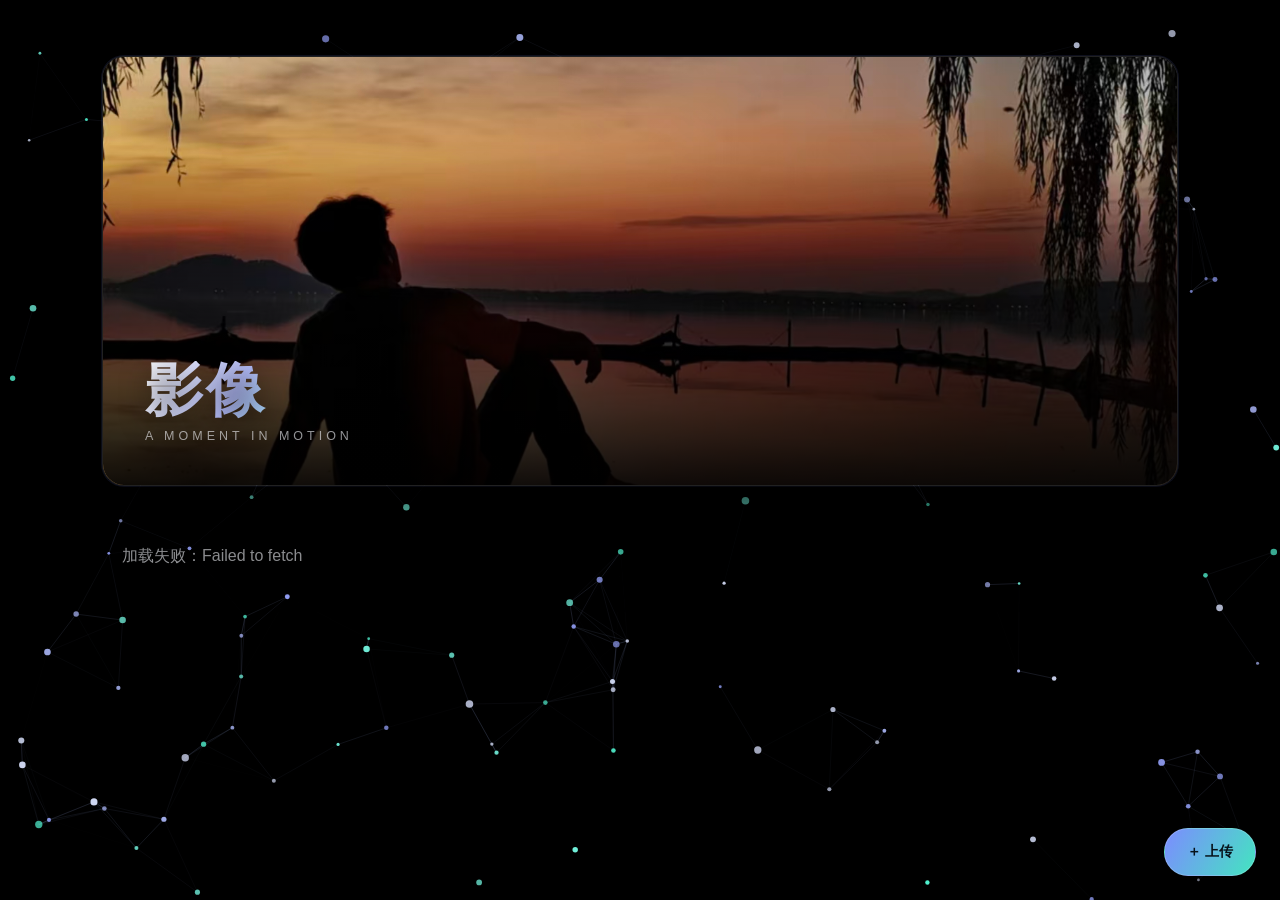
<file: index.html>
﻿<!DOCTYPE html>
<html lang="zh-CN">
<head>
<meta charset="UTF-8" />
<meta name="viewport" content="width=device-width, initial-scale=1.0" />
<title>影像 · Video</title>
<style>
  :root{
    --card:rgba(255,255,255,.05);
    --stroke:rgba(255,255,255,.13);
    --text:#f5f7fb;
    --muted:rgba(245,247,251,.6);
    --accent:#7c8cff;
    --accent2:#43e5c0;
  }
  *{box-sizing:border-box;margin:0;padding:0}
  html,body{height:100%}
  body{
    font-family:-apple-system,BlinkMacSystemFont,"Segoe UI","PingFang SC","Microsoft YaHei",sans-serif;
    background:#000;color:var(--text);
    min-height:100vh;overflow-x:hidden;
  }

  /* 纯黑背景 + 粒子 */
  #particles{position:fixed;inset:0;z-index:0;pointer-events:none}

  main{position:relative;z-index:2;width:min(1120px,100%);margin:0 auto;padding:56px 22px 80px}

  /* 顶部封面大图 */
  .hero{
    position:relative;border-radius:22px;overflow:hidden;margin-bottom:40px;
    height:clamp(230px,40vw,430px);
    border:1px solid var(--stroke);
    box-shadow:0 34px 80px -28px rgba(0,0,0,.95), 0 0 0 1px rgba(124,140,255,.12);
    animation:rise .9s cubic-bezier(.2,.8,.2,1) both;
  }
  .hero img{width:100%;height:100%;object-fit:cover;display:block;
            transform:scale(1.03);transition:transform 9s ease}
  .hero:hover img{transform:scale(1.1)}
  .hero::after{content:"";position:absolute;inset:0;
    background:linear-gradient(180deg,rgba(0,0,0,.1) 20%,rgba(0,0,0,.55) 65%,rgba(0,0,0,.92));}
  .hero-text{position:absolute;left:0;bottom:0;z-index:2;padding:clamp(20px,3.4vw,42px)}
  h1{font-size:clamp(30px,5.4vw,58px);font-weight:800;letter-spacing:3px;line-height:1;
     background:linear-gradient(120deg,#fff,#b7c0ff 45%,#7ff0da);
     -webkit-background-clip:text;background-clip:text;color:transparent;
     text-shadow:0 6px 30px rgba(0,0,0,.4)}
  .sub{color:var(--muted);font-size:12.5px;letter-spacing:4px;text-transform:uppercase;margin-top:10px}

  /* 视频网格 */
  .grid{display:grid;grid-template-columns:repeat(auto-fill,minmax(248px,1fr));gap:18px}
  .card{
    position:relative;border-radius:16px;overflow:hidden;cursor:pointer;
    background:var(--card);border:1px solid var(--stroke);
    backdrop-filter:blur(12px);-webkit-backdrop-filter:blur(12px);
    transition:transform .28s cubic-bezier(.2,.8,.2,1),box-shadow .28s,border-color .28s;
    animation:rise .7s cubic-bezier(.2,.8,.2,1) both;
  }
  @keyframes rise{from{opacity:0;transform:translateY(22px)}to{opacity:1;transform:none}}
  .card:hover{transform:translateY(-5px);border-color:rgba(124,140,255,.55);
              box-shadow:0 24px 50px -18px rgba(0,0,0,.9),0 0 0 1px rgba(124,140,255,.2)}
  .thumb{width:100%;aspect-ratio:16/9;object-fit:cover;display:block;background:#0a0b12}
  .card .overlay{position:absolute;inset:0;pointer-events:none;
                 background:linear-gradient(180deg,transparent 55%,rgba(0,0,0,.32))}
  .card .badge{position:absolute;top:50%;left:50%;transform:translate(-50%,-50%) scale(.9);
    width:54px;height:54px;border-radius:50%;display:flex;align-items:center;justify-content:center;
    background:rgba(8,10,18,.5);border:1px solid rgba(255,255,255,.4);
    backdrop-filter:blur(6px);opacity:0;transition:opacity .3s,transform .3s;pointer-events:none}
  .card:hover .badge{opacity:1;transform:translate(-50%,-50%) scale(1)}
  .card .badge svg{width:22px;height:22px;fill:#fff;margin-left:3px}
  /* 弹窗播放器 */
  .modal{position:fixed;inset:0;z-index:60;display:none;align-items:center;justify-content:center;
         padding:24px;background:rgba(0,0,0,.8);backdrop-filter:blur(10px);-webkit-backdrop-filter:blur(10px)}
  .modal.open{display:flex;animation:fade .25s ease both}
  @keyframes fade{from{opacity:0}to{opacity:1}}
  .modal-inner{position:relative;width:80vw;height:80vh;height:80dvh;animation:pop .35s cubic-bezier(.2,.8,.2,1) both}
  @keyframes pop{from{opacity:0;transform:translateY(18px) scale(.97)}to{opacity:1;transform:none}}
  .player{position:relative;width:100%;height:100%;border-radius:18px;overflow:hidden;background:#000;line-height:0;
          box-shadow:0 30px 80px -20px rgba(0,0,0,.95)}
  .player video{width:100%;height:100%;display:block;object-fit:contain;background:#000}
  .player:fullscreen{width:100vw;height:100vh;height:100dvh;border-radius:0}
  .video-nav{position:absolute;top:50%;z-index:5;transform:translateY(-50%);
    width:48px;height:48px;border-radius:50%;display:flex;align-items:center;justify-content:center;
    border:1px solid rgba(255,255,255,.25);background:rgba(20,22,30,.65);color:#fff;cursor:pointer;
    backdrop-filter:blur(8px);-webkit-backdrop-filter:blur(8px);transition:background .2s,border-color .2s}
  .video-nav:hover{background:rgba(124,140,255,.35);border-color:rgba(255,255,255,.6)}
  .video-nav:focus-visible{outline:2px solid var(--accent2);outline-offset:3px}
  .video-nav svg{width:20px;height:20px;fill:currentColor}
  .video-prev{left:18px}
  .video-next{right:18px}
  .close{position:absolute;top:-14px;right:-14px;z-index:5;width:40px;height:40px;border-radius:50%;
         border:1px solid rgba(255,255,255,.25);background:rgba(20,22,30,.92);color:#fff;font-size:20px;
         cursor:pointer;display:flex;align-items:center;justify-content:center;transition:transform .2s,background .2s}
  .close:hover{transform:rotate(90deg);background:rgba(40,44,60,.95)}

  .controls{position:absolute;left:0;right:0;bottom:0;z-index:4;display:flex;align-items:center;gap:12px;
            padding:22px 16px 14px;
            background:linear-gradient(to top,rgba(0,0,0,.82),rgba(0,0,0,.25) 55%,transparent);
            opacity:0;transform:translateY(6px);transition:opacity .3s,transform .3s}
  .player:hover .controls,.player.show-controls .controls{opacity:1;transform:none}
  .ctrl{border:0;background:transparent;color:#fff;cursor:pointer;padding:6px;border-radius:10px;
        display:flex;align-items:center;justify-content:center;transition:background .2s,transform .15s}
  .ctrl:hover{background:rgba(255,255,255,.14)}
  .ctrl:active{transform:scale(.92)}
  .ctrl svg{width:20px;height:20px;display:block}
  .bar{flex:1;height:6px;border-radius:99px;background:rgba(255,255,255,.2);cursor:pointer;position:relative;min-width:60px}
  .bar:hover{height:8px}
  .progress{position:absolute;left:0;top:0;bottom:0;width:0;border-radius:99px;
            background:linear-gradient(90deg,var(--accent),var(--accent2))}
  .progress::after{content:"";position:absolute;right:-5px;top:50%;width:12px;height:12px;border-radius:50%;
            background:#fff;transform:translateY(-50%) scale(0);transition:transform .2s;
            box-shadow:0 0 10px rgba(255,255,255,.8)}
  .bar:hover .progress::after{transform:translateY(-50%) scale(1)}
  .time{font-size:12.5px;color:var(--muted);font-variant-numeric:tabular-nums;white-space:nowrap}
  .big-play{position:absolute;inset:0;z-index:3;border:0;cursor:pointer;color:#fff;
    display:flex;align-items:center;justify-content:center;
    background:radial-gradient(circle at center,rgba(0,0,0,.35),transparent 68%);transition:opacity .35s}
  .big-play svg{width:74px;height:74px;filter:drop-shadow(0 10px 28px rgba(0,0,0,.65));transition:transform .25s}
  .big-play:hover svg{transform:scale(1.08)}
  .big-play.hidden{opacity:0;pointer-events:none}

  /* 上传按钮 + 提示 */
  .upload-fab{position:fixed;right:24px;bottom:24px;z-index:50;display:flex;align-items:center;gap:8px;
    padding:14px 22px;border-radius:999px;border:1px solid rgba(255,255,255,.18);
    background:linear-gradient(120deg,var(--accent),var(--accent2));color:#06121a;font-weight:700;font-size:14px;
    cursor:pointer;box-shadow:0 18px 40px -12px rgba(0,0,0,.85);transition:transform .2s,opacity .2s}
  .upload-fab:hover{transform:translateY(-2px)}
  .upload-fab:disabled{opacity:.6;cursor:default;transform:none}
  .toast{position:fixed;left:50%;bottom:30px;transform:translateX(-50%) translateY(20px);z-index:70;
    max-width:80vw;padding:12px 18px;border-radius:12px;background:rgba(20,22,30,.95);border:1px solid var(--stroke);
    color:var(--text);font-size:13.5px;opacity:0;pointer-events:none;transition:opacity .25s,transform .25s}
  .toast.show{opacity:1;transform:translateX(-50%) translateY(0)}

  @media (max-width:560px){ main{padding:40px 16px 60px} }
</style>
</head>
<body>
  <canvas id="particles"></canvas>

  <main>
    <!-- 顶部封面：assets/img/background photo.jpg -->
    <section class="hero">
      <img src="assets/img/background photo.jpg" alt="cover" />
      <div class="hero-text">
        <h1>影像</h1>
        <p class="sub">A moment in motion</p>
      </div>
    </section>

    <div class="grid" id="grid"></div>
  </main>

  <button id="uploadBtn" class="upload-fab" type="button">＋ 上传</button>
  <input type="file" id="fileInput" accept="image/*,video/*" multiple hidden>
  <div class="toast" id="toast"></div>

  <div class="modal" id="modal">
    <div class="modal-inner">
      <button class="close" id="close" aria-label="关闭">&times;</button>
      <div class="player" id="player">
        <video id="v" playsinline preload="metadata"></video>
        <button class="video-nav video-prev" id="prevBtn" type="button" aria-label="上一个视频">
          <svg viewBox="0 0 24 24" aria-hidden="true"><path d="M16 5v14L5 12z"/></svg>
        </button>
        <button class="video-nav video-next" id="nextBtn" type="button" aria-label="下一个视频">
          <svg viewBox="0 0 24 24" aria-hidden="true"><path d="M8 5v14l11-7z"/></svg>
        </button>
        <button class="big-play" id="bigPlay" aria-label="播放">
          <svg viewBox="0 0 24 24" fill="currentColor"><path d="M8 5v14l11-7z"/></svg>
        </button>
        <div class="controls">
          <button class="ctrl" id="playBtn" aria-label="播放/暂停"></button>
          <div class="bar" id="bar"><div class="progress" id="prog"></div></div>
          <span class="time" id="time">0:00 / 0:00</span>
          <button class="ctrl" id="muteBtn" aria-label="静音"></button>
          <button class="ctrl" id="fsBtn" aria-label="全屏"></button>
        </div>
      </div>
    </div>
  </div>

<script src="assets/js/config.js"></script>
<script>
/* ============================================================
   配置统一在 assets/js/config.js 里改（Worker 地址 + 上传口令）
   ============================================================ */
const ALBUM_CONFIG = window.ALBUM_CONFIG || {};
const WORKER_URL = ALBUM_CONFIG.workerUrl || "https://proud-flower-5f26.hleisure161.workers.dev";
const UPLOAD_PASSWORD = ALBUM_CONFIG.uploadPassword || "";
/* ============================================================ */

const grid = document.getElementById('grid');
const PLAY_SVG = '<svg viewBox="0 0 24 24"><path d="M8 5v14l11-7z"/></svg>';

let items = [];        // 全部媒体 { name, url, type }
let videoItems = [];   // 仅视频
const isVideoName = n => /\.(mp4|mov|webm)$/i.test(n);

/* ---------------- 拉取列表并渲染 ---------------- */
async function loadGallery(){
  grid.innerHTML = '<p style="color:var(--muted);padding:20px">加载中…</p>';
  try{
    const res = await fetch(WORKER_URL + '/list');
    const data = await res.json();
    if(!data.ok) throw new Error(data.error || '加载失败');
    items = data.files.map(f => ({ name:f.name, url:f.url, type:isVideoName(f.name) ? 'video' : 'image' }));
    videoItems = items.filter(x => x.type === 'video');
    renderGrid();
  }catch(e){
    grid.innerHTML = '<p style="color:var(--muted);padding:20px">加载失败：' + e.message + '</p>';
  }
}

function renderGrid(){
  grid.innerHTML = '';
  if(!items.length){
    grid.innerHTML = '<p style="color:var(--muted);padding:20px">还没有内容，点右下角「上传」吧。</p>';
    return;
  }
  items.forEach((item, i) => {
    const card = document.createElement('div');
    card.className = 'card';
    card.style.animationDelay = (i * 50) + 'ms';
    if(item.type === 'video'){
      card.innerHTML = `<video class="thumb" src="${item.url}#t=0.4" preload="metadata" muted playsinline></video>
        <div class="overlay"></div>
        <div class="badge">${PLAY_SVG}</div>`;
      card.addEventListener('click', () => openVideo(videoItems.indexOf(item)));
    }else{
      card.innerHTML = `<img class="thumb" src="${item.url}" loading="lazy" alt="">`;
      card.addEventListener('click', () => window.open(item.url, '_blank'));
    }
    grid.appendChild(card);
  });
}

/* ---------------- 弹窗播放器 ---------------- */
const modal = document.getElementById('modal');
const v = document.getElementById('v');
const player = document.getElementById('player');
const bigPlay = document.getElementById('bigPlay');
const playBtn = document.getElementById('playBtn');
const bar = document.getElementById('bar');
const prog = document.getElementById('prog');
const time = document.getElementById('time');
const muteBtn = document.getElementById('muteBtn');
const fsBtn = document.getElementById('fsBtn');
let currentVideoIndex = -1;

const ICON = {
  play : '<svg viewBox="0 0 24 24" fill="currentColor"><path d="M8 5v14l11-7z"/></svg>',
  pause: '<svg viewBox="0 0 24 24" fill="currentColor"><path d="M6 5h4v14H6zM14 5h4v14h-4z"/></svg>',
  vol  : '<svg viewBox="0 0 24 24" fill="currentColor"><path d="M3 10v4h4l5 5V5L7 10H3zm13.5 2a4.5 4.5 0 0 0-2.5-4v8a4.5 4.5 0 0 0 2.5-4z"/></svg>',
  mute : '<svg viewBox="0 0 24 24" fill="currentColor"><path d="M3 10v4h4l5 5V5L7 10H3zm13.5 2a4.5 4.5 0 0 0-2.5-4v8a4.5 4.5 0 0 0 2.5-4zm3.9 2 2.1-2.1-1.4-1.4-2.1 2.1-2.1-2.1-1.4 1.4 2.1 2.1-2.1 2.1 1.4 1.4 2.1-2.1 2.1 2.1 1.4-1.4z"/></svg>',
  full : '<svg viewBox="0 0 24 24" fill="currentColor"><path d="M4 9V4h5v2H6v3H4zm11-5h5v5h-2V6h-3V4zM6 15v3h3v2H4v-5h2zm12 0h2v5h-5v-2h3v-3z"/></svg>'
};

function fmt(s){
  if (!isFinite(s)) s = 0;
  s = Math.max(0, Math.floor(s));
  return Math.floor(s/60) + ':' + String(s%60).padStart(2,'0');
}

function openVideo(index){
  if (!videoItems.length) return;
  currentVideoIndex = (index + videoItems.length) % videoItems.length;
  v.pause();
  prog.style.width = '0%';
  time.textContent = '0:00 / 0:00';
  bigPlay.classList.remove('hidden');
  playBtn.innerHTML = ICON.play;
  v.src = videoItems[currentVideoIndex].url;
  v.load();
  modal.classList.add('open');
  document.body.style.overflow = 'hidden';
  v.play().catch(()=>{});
}
function switchVideo(direction){
  if (currentVideoIndex < 0 || !modal.classList.contains('open')) return;
  openVideo(currentVideoIndex + direction);
}
document.getElementById('prevBtn').addEventListener('click', () => switchVideo(-1));
document.getElementById('nextBtn').addEventListener('click', () => switchVideo(1));
function closeVideo(){
  v.pause();
  v.removeAttribute('src');
  v.load();
  modal.classList.remove('open');
  currentVideoIndex = -1;
  document.body.style.overflow = '';
}
document.getElementById('close').addEventListener('click', closeVideo);
modal.addEventListener('click', e => { if (e.target === modal) closeVideo(); });
document.addEventListener('keydown', e => { if (e.key === 'Escape' && modal.classList.contains('open')) closeVideo(); });

function toggle(){ v.paused ? v.play() : v.pause(); }
bigPlay.addEventListener('click', toggle);
playBtn.addEventListener('click', toggle);

v.addEventListener('play',  () => { bigPlay.classList.add('hidden'); playBtn.innerHTML = ICON.pause; });
v.addEventListener('pause', () => { bigPlay.classList.remove('hidden'); playBtn.innerHTML = ICON.play; });
v.addEventListener('ended', () => { bigPlay.classList.remove('hidden'); });
v.addEventListener('loadedmetadata', () => { time.textContent = '0:00 / ' + fmt(v.duration); });
v.addEventListener('timeupdate', () => {
  prog.style.width = (v.duration ? (v.currentTime / v.duration) * 100 : 0) + '%';
  time.textContent = fmt(v.currentTime) + ' / ' + fmt(v.duration);
});
bar.addEventListener('click', e => {
  const r = bar.getBoundingClientRect();
  const ratio = Math.min(1, Math.max(0, (e.clientX - r.left) / r.width));
  if (v.duration) v.currentTime = ratio * v.duration;
});
muteBtn.addEventListener('click', () => { v.muted = !v.muted; muteBtn.innerHTML = v.muted ? ICON.mute : ICON.vol; });
fsBtn.addEventListener('click', () => {
  if (document.fullscreenElement) document.exitFullscreen();
  else player.requestFullscreen && player.requestFullscreen();
});
document.addEventListener('keydown', e => {
  if (e.target.closest('button')) return;
  if (e.code === 'Space' && modal.classList.contains('open')) { e.preventDefault(); toggle(); }
});
playBtn.innerHTML = ICON.play;
muteBtn.innerHTML = ICON.vol;
fsBtn.innerHTML = ICON.full;

/* ---------------- 上传 ---------------- */
const uploadBtn = document.getElementById('uploadBtn');
const fileInput = document.getElementById('fileInput');
const toast = document.getElementById('toast');
let toastTimer;
function showToast(msg){
  toast.textContent = msg;
  toast.classList.add('show');
  clearTimeout(toastTimer);
  toastTimer = setTimeout(() => toast.classList.remove('show'), 2600);
}

// 压缩图片：最长边不超过 maxSize，输出 JPEG（视频不压缩）
async function compressImage(file, maxSize = 1600, quality = 0.82){
  const bitmap = await createImageBitmap(file);
  let { width, height } = bitmap;
  const scale = Math.min(1, maxSize / Math.max(width, height));
  width = Math.round(width * scale);
  height = Math.round(height * scale);
  const canvas = document.createElement('canvas');
  canvas.width = width;
  canvas.height = height;
  canvas.getContext('2d').drawImage(bitmap, 0, 0, width, height);
  const blob = await new Promise(r => canvas.toBlob(r, 'image/jpeg', quality));
  const name = file.name.replace(/\.[^.]+$/, '') + '.jpg';
  return new File([blob], name, { type:'image/jpeg' });
}

// File -> 纯 Base64（去掉 data: 前缀）
function fileToBase64(file){
  return new Promise((resolve, reject) => {
    const r = new FileReader();
    r.onload = () => resolve(String(r.result).split(',')[1]);
    r.onerror = reject;
    r.readAsDataURL(file);
  });
}

async function uploadOne(file){
  const out = file.type.startsWith('image/') ? await compressImage(file) : file;
  const content = await fileToBase64(out);
  const res = await fetch(WORKER_URL + '/upload', {
    method: 'POST',
    headers: { 'Content-Type': 'application/json' },
    body: JSON.stringify({ password: UPLOAD_PASSWORD, filename: out.name, content }),
  });
  return res.json();
}

uploadBtn.addEventListener('click', () => fileInput.click());

fileInput.addEventListener('change', async () => {
  const files = Array.from(fileInput.files || []);
  if (!files.length) return;
  uploadBtn.disabled = true;

  let done = 0;
  for (const file of files){
    try{
      const r = await uploadOne(file);
      if (!r.ok) showToast('上传失败：' + r.error);
    }catch(e){
      showToast('上传出错：' + e.message);
    }
    done++;
    uploadBtn.textContent = `上传中 ${done}/${files.length}`;
  }

  fileInput.value = '';
  uploadBtn.disabled = false;
  uploadBtn.textContent = '＋ 上传';
  showToast('上传完成，正在刷新…');
  await loadGallery();
});

/* ============================================================
   粒子系统：纯黑背景 + 漂浮 + 鼠标靠近散开（鱼群）
   ============================================================ */
const canvas = document.getElementById('particles');
const ctx = canvas.getContext('2d');
let W = 0, H = 0, DPR = 1;

function resize(){
  DPR = Math.min(window.devicePixelRatio || 1, 2);
  W = window.innerWidth; H = window.innerHeight;
  canvas.width = W * DPR; canvas.height = H * DPR;
  canvas.style.width = W + 'px'; canvas.style.height = H + 'px';
  ctx.setTransform(DPR, 0, 0, DPR, 0, 0);
}

const mouse = { x: -9999, y: -9999, active: false };
window.addEventListener('mousemove', e => { mouse.x = e.clientX; mouse.y = e.clientY; mouse.active = true; });
window.addEventListener('mouseout',  () => { mouse.active = false; mouse.x = -9999; mouse.y = -9999; });
window.addEventListener('touchmove', e => { const t = e.touches[0]; mouse.x = t.clientX; mouse.y = t.clientY; mouse.active = true; }, { passive: true });
window.addEventListener('touchend',  () => { mouse.active = false; mouse.x = -9999; mouse.y = -9999; });

const COLORS = ['#98a5ff', '#55ffda', '#b0bcff', '#78ffe8', '#dbe3ff'];
let particles = [];

function initParticles(){
  const count = Math.round(Math.min(300, Math.max(120, (W * H) / 7500)));
  particles = [];
  for (let i = 0; i < count; i++){
    particles.push({
      x: Math.random() * W,
      y: Math.random() * H,
      vx: (Math.random() - .5) * 0.4,
      vy: (Math.random() - .5) * 0.4,
      r: Math.random() * 2.6 + 1.2,
      c: COLORS[(Math.random() * COLORS.length) | 0],
      a: Math.random() * 0.3 + 0.65
    });
  }
}

const R = 140;        // 鼠标影响半径
const LINK = 96;      // 连线距离
const MAX_SPEED = 5.5;

function frame(){
  ctx.clearRect(0, 0, W, H);

  for (const p of particles){
    if (mouse.active){
      const dx = p.x - mouse.x, dy = p.y - mouse.y;
      const d2 = dx*dx + dy*dy;
      if (d2 < R*R && d2 > 0.01){
        const d = Math.sqrt(d2);
        const force = (1 - d / R);
        p.vx += (dx / d) * force * 1.5;   // 远离鼠标
        p.vy += (dy / d) * force * 1.5;
      }
    }
    p.vx *= 0.965; p.vy *= 0.965;
    p.vx += (Math.random() - .5) * 0.03;
    p.vy += (Math.random() - .5) * 0.03;

    const sp = Math.hypot(p.vx, p.vy);
    if (sp > MAX_SPEED){ p.vx = p.vx / sp * MAX_SPEED; p.vy = p.vy / sp * MAX_SPEED; }

    p.x += p.vx; p.y += p.vy;

    if (p.x < -12) p.x = W + 12; else if (p.x > W + 12) p.x = -12;
    if (p.y < -12) p.y = H + 12; else if (p.y > H + 12) p.y = -12;
  }

  // 邻近连线（鱼群感）
  ctx.lineWidth = 1;
  for (let i = 0; i < particles.length; i++){
    const a = particles[i];
    for (let j = i + 1; j < particles.length; j++){
      const b = particles[j];
      const dx = a.x - b.x, dy = a.y - b.y;
      const d2 = dx*dx + dy*dy;
      if (d2 < LINK*LINK){
        const alpha = (1 - Math.sqrt(d2) / LINK) * 0.2;
        ctx.strokeStyle = 'rgba(172,190,255,' + alpha + ')';
        ctx.beginPath(); ctx.moveTo(a.x, a.y); ctx.lineTo(b.x, b.y); ctx.stroke();
      }
    }
  }

  // 粒子本体
  for (const p of particles){
    ctx.globalAlpha = p.a;
    ctx.fillStyle = p.c;
    ctx.beginPath();
    ctx.arc(p.x, p.y, p.r, 0, Math.PI * 2);
    ctx.fill();
  }
  ctx.globalAlpha = 1;

  requestAnimationFrame(frame);
}

resize();
initParticles();
frame();
window.addEventListener('resize', () => { resize(); initParticles(); });

/* ---------------- 首次进入加载列表 ---------------- */
loadGallery();
</script>
</body>
</html>
</file>
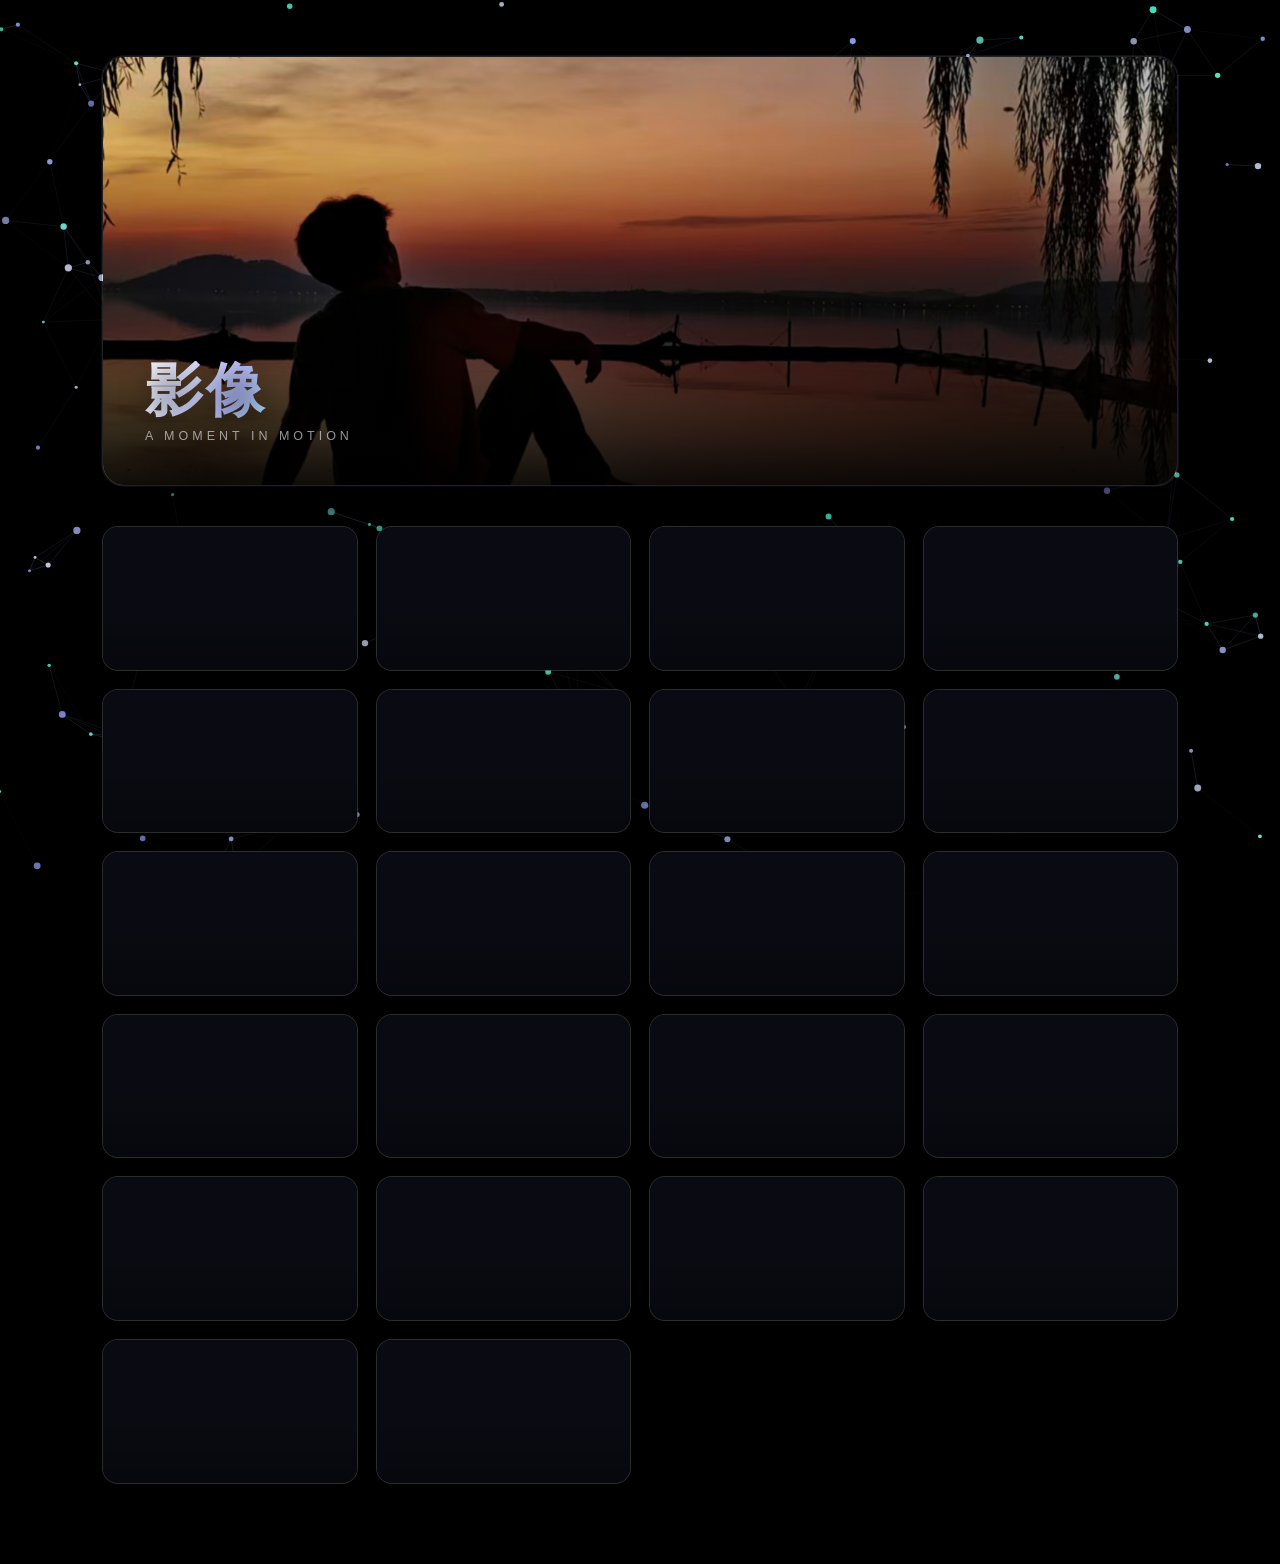
<file: video/index.html>
﻿<!DOCTYPE html>
<html lang="zh-CN">
<head>
<meta charset="UTF-8" />
<meta name="viewport" content="width=device-width, initial-scale=1.0" />
<title>影像 · Video</title>
<style>
  :root{
    --card:rgba(255,255,255,.05);
    --stroke:rgba(255,255,255,.13);
    --text:#f5f7fb;
    --muted:rgba(245,247,251,.6);
    --accent:#7c8cff;
    --accent2:#43e5c0;
  }
  *{box-sizing:border-box;margin:0;padding:0}
  html,body{height:100%}
  body{
    font-family:-apple-system,BlinkMacSystemFont,"Segoe UI","PingFang SC","Microsoft YaHei",sans-serif;
    background:#000;color:var(--text);
    min-height:100vh;overflow-x:hidden;
  }

  /* 纯黑背景 + 粒子 */
  #particles{position:fixed;inset:0;z-index:0;pointer-events:none}

  main{position:relative;z-index:2;width:min(1120px,100%);margin:0 auto;padding:56px 22px 80px}

  /* 顶部封面大图 */
  .hero{
    position:relative;border-radius:22px;overflow:hidden;margin-bottom:40px;
    height:clamp(230px,40vw,430px);
    border:1px solid var(--stroke);
    box-shadow:0 34px 80px -28px rgba(0,0,0,.95), 0 0 0 1px rgba(124,140,255,.12);
    animation:rise .9s cubic-bezier(.2,.8,.2,1) both;
  }
  .hero img{width:100%;height:100%;object-fit:cover;display:block;
            transform:scale(1.03);transition:transform 9s ease}
  .hero:hover img{transform:scale(1.1)}
  .hero::after{content:"";position:absolute;inset:0;
    background:linear-gradient(180deg,rgba(0,0,0,.1) 20%,rgba(0,0,0,.55) 65%,rgba(0,0,0,.92));}
  .hero-text{position:absolute;left:0;bottom:0;z-index:2;padding:clamp(20px,3.4vw,42px)}
  h1{font-size:clamp(30px,5.4vw,58px);font-weight:800;letter-spacing:3px;line-height:1;
     background:linear-gradient(120deg,#fff,#b7c0ff 45%,#7ff0da);
     -webkit-background-clip:text;background-clip:text;color:transparent;
     text-shadow:0 6px 30px rgba(0,0,0,.4)}
  .sub{color:var(--muted);font-size:12.5px;letter-spacing:4px;text-transform:uppercase;margin-top:10px}

  /* 视频网格 */
  .grid{display:grid;grid-template-columns:repeat(auto-fill,minmax(248px,1fr));gap:18px}
  .card{
    position:relative;border-radius:16px;overflow:hidden;cursor:pointer;
    background:var(--card);border:1px solid var(--stroke);
    backdrop-filter:blur(12px);-webkit-backdrop-filter:blur(12px);
    transition:transform .28s cubic-bezier(.2,.8,.2,1),box-shadow .28s,border-color .28s;
    animation:rise .7s cubic-bezier(.2,.8,.2,1) both;
  }
  @keyframes rise{from{opacity:0;transform:translateY(22px)}to{opacity:1;transform:none}}
  .card:hover{transform:translateY(-5px);border-color:rgba(124,140,255,.55);
              box-shadow:0 24px 50px -18px rgba(0,0,0,.9),0 0 0 1px rgba(124,140,255,.2)}
  .thumb{width:100%;aspect-ratio:16/9;object-fit:cover;display:block;background:#0a0b12}
  .card .overlay{position:absolute;inset:0;pointer-events:none;
                 background:linear-gradient(180deg,transparent 55%,rgba(0,0,0,.32))}
  .card .badge{position:absolute;top:50%;left:50%;transform:translate(-50%,-50%) scale(.9);
    width:54px;height:54px;border-radius:50%;display:flex;align-items:center;justify-content:center;
    background:rgba(8,10,18,.5);border:1px solid rgba(255,255,255,.4);
    backdrop-filter:blur(6px);opacity:0;transition:opacity .3s,transform .3s;pointer-events:none}
  .card:hover .badge{opacity:1;transform:translate(-50%,-50%) scale(1)}
  .card .badge svg{width:22px;height:22px;fill:#fff;margin-left:3px}
  /* 弹窗播放器 */
  .modal{position:fixed;inset:0;z-index:60;display:none;align-items:center;justify-content:center;
         padding:24px;background:rgba(0,0,0,.8);backdrop-filter:blur(10px);-webkit-backdrop-filter:blur(10px)}
  .modal.open{display:flex;animation:fade .25s ease both}
  @keyframes fade{from{opacity:0}to{opacity:1}}
  .modal-inner{position:relative;width:80vw;height:80vh;height:80dvh;animation:pop .35s cubic-bezier(.2,.8,.2,1) both}
  @keyframes pop{from{opacity:0;transform:translateY(18px) scale(.97)}to{opacity:1;transform:none}}
  .player{position:relative;width:100%;height:100%;border-radius:18px;overflow:hidden;background:#000;line-height:0;
          box-shadow:0 30px 80px -20px rgba(0,0,0,.95)}
  .player video{width:100%;height:100%;display:block;object-fit:contain;background:#000}
  .player:fullscreen{width:100vw;height:100vh;height:100dvh;border-radius:0}
  .video-nav{position:absolute;top:50%;z-index:5;transform:translateY(-50%);
    width:48px;height:48px;border-radius:50%;display:flex;align-items:center;justify-content:center;
    border:1px solid rgba(255,255,255,.25);background:rgba(20,22,30,.65);color:#fff;cursor:pointer;
    backdrop-filter:blur(8px);-webkit-backdrop-filter:blur(8px);transition:background .2s,border-color .2s}
  .video-nav:hover{background:rgba(124,140,255,.35);border-color:rgba(255,255,255,.6)}
  .video-nav:focus-visible{outline:2px solid var(--accent2);outline-offset:3px}
  .video-nav svg{width:20px;height:20px;fill:currentColor}
  .video-prev{left:18px}
  .video-next{right:18px}
  .close{position:absolute;top:-14px;right:-14px;z-index:5;width:40px;height:40px;border-radius:50%;
         border:1px solid rgba(255,255,255,.25);background:rgba(20,22,30,.92);color:#fff;font-size:20px;
         cursor:pointer;display:flex;align-items:center;justify-content:center;transition:transform .2s,background .2s}
  .close:hover{transform:rotate(90deg);background:rgba(40,44,60,.95)}

  .controls{position:absolute;left:0;right:0;bottom:0;z-index:4;display:flex;align-items:center;gap:12px;
            padding:22px 16px 14px;
            background:linear-gradient(to top,rgba(0,0,0,.82),rgba(0,0,0,.25) 55%,transparent);
            opacity:0;transform:translateY(6px);transition:opacity .3s,transform .3s}
  .player:hover .controls,.player.show-controls .controls{opacity:1;transform:none}
  .ctrl{border:0;background:transparent;color:#fff;cursor:pointer;padding:6px;border-radius:10px;
        display:flex;align-items:center;justify-content:center;transition:background .2s,transform .15s}
  .ctrl:hover{background:rgba(255,255,255,.14)}
  .ctrl:active{transform:scale(.92)}
  .ctrl svg{width:20px;height:20px;display:block}
  .bar{flex:1;height:6px;border-radius:99px;background:rgba(255,255,255,.2);cursor:pointer;position:relative;min-width:60px}
  .bar:hover{height:8px}
  .progress{position:absolute;left:0;top:0;bottom:0;width:0;border-radius:99px;
            background:linear-gradient(90deg,var(--accent),var(--accent2))}
  .progress::after{content:"";position:absolute;right:-5px;top:50%;width:12px;height:12px;border-radius:50%;
            background:#fff;transform:translateY(-50%) scale(0);transition:transform .2s;
            box-shadow:0 0 10px rgba(255,255,255,.8)}
  .bar:hover .progress::after{transform:translateY(-50%) scale(1)}
  .time{font-size:12.5px;color:var(--muted);font-variant-numeric:tabular-nums;white-space:nowrap}
  .big-play{position:absolute;inset:0;z-index:3;border:0;cursor:pointer;color:#fff;
    display:flex;align-items:center;justify-content:center;
    background:radial-gradient(circle at center,rgba(0,0,0,.35),transparent 68%);transition:opacity .35s}
  .big-play svg{width:74px;height:74px;filter:drop-shadow(0 10px 28px rgba(0,0,0,.65));transition:transform .25s}
  .big-play:hover svg{transform:scale(1.08)}
  .big-play.hidden{opacity:0;pointer-events:none}

  @media (max-width:560px){ main{padding:40px 16px 60px} }
</style>
</head>
<body>
  <canvas id="particles"></canvas>

  <main>
    <!-- 顶部封面：background photo.jpg -->
    <section class="hero">
      <img src="background photo.jpg" alt="cover" />
      <div class="hero-text">
        <h1>影像</h1>
        <p class="sub">A moment in motion</p>
      </div>
    </section>

    <div class="grid" id="grid"></div>
  </main>

  <div class="modal" id="modal">
    <div class="modal-inner">
      <button class="close" id="close" aria-label="关闭">&times;</button>
      <div class="player" id="player">
        <video id="v" playsinline preload="metadata"></video>
        <button class="video-nav video-prev" id="prevBtn" type="button" aria-label="上一个视频">
          <svg viewBox="0 0 24 24" aria-hidden="true"><path d="M16 5v14L5 12z"/></svg>
        </button>
        <button class="video-nav video-next" id="nextBtn" type="button" aria-label="下一个视频">
          <svg viewBox="0 0 24 24" aria-hidden="true"><path d="M8 5v14l11-7z"/></svg>
        </button>
        <button class="big-play" id="bigPlay" aria-label="播放">
          <svg viewBox="0 0 24 24" fill="currentColor"><path d="M8 5v14l11-7z"/></svg>
        </button>
        <div class="controls">
          <button class="ctrl" id="playBtn" aria-label="播放/暂停"></button>
          <div class="bar" id="bar"><div class="progress" id="prog"></div></div>
          <span class="time" id="time">0:00 / 0:00</span>
          <button class="ctrl" id="muteBtn" aria-label="静音"></button>
          <button class="ctrl" id="fsBtn" aria-label="全屏"></button>
        </div>
      </div>
    </div>
  </div>

<script>
/* ============================================================
   视频列表：改这里即可（file 是文件名）
   ============================================================ */
const VIDEOS = [
  { file: "03eb23efd4a84696a8c4276631318d83.mp4" },
  { file: "20556409c81599d590abdefed717b17d.mp4" },
  { file: "47b34f7bd3200bab080c2cff867743d4.mp4" },
  { file: "4c0f8bf51c17668b1d308b7ce15d92c4.mp4" },
  { file: "da639c594b1034a332d1bafa82ff9edc.mp4" },
  { file: "e4e67044108d11bfe9b0ff7b47ad5215.mp4" },
  { file: "eb68e04056186894f105a1829a927fe7.mp4" },
  { file: "f0cdadecaee9f2b954e19c4a277c0af7.mp4" },
  { file: "12293fd78aec3e02c9d30cc6f1c59fd2.mp4" },
  { file: "24c8f31500f0d5503c566190ae133b80.mp4" },
  { file: "3051a878bdbfe447e7449a45878d9d30.mp4" },
  { file: "350c36c06e3f057f14ac9b64f8ed8ce4.mp4" },
  { file: "496a197a705678493cf0fc656670e42c.mp4" },
  { file: "55e78d6992f0f029e2c8423ffa78794e.mp4" },
  { file: "5ae3f57d8e2c326526ed2a17c52c3130.mp4" },
  { file: "67c2997a55ba95e8199b4daf1c974e08.mp4" },
  { file: "688a92094457d86f47eed0aeaa62d6b7.mp4" },
  { file: "73916c7775cf949f1559fe30785bc541.mp4" },
  { file: "85665f235a550b5b49106a54b56bb83b.mp4" },
  { file: "97879c09da36bf70cf13d884d671d1d4.mp4" },
  { file: "9c9fe319515334574f395496d92718f5.mp4" },
  { file: "fe20430a83b4afe93a2827249b620c86.mp4" }
];

/* ---------------- 构建视频网格 ---------------- */
const grid = document.getElementById('grid');
const PLAY_SVG = '<svg viewBox="0 0 24 24"><path d="M8 5v14l11-7z"/></svg>';
VIDEOS.forEach((item, i) => {
  const card = document.createElement('div');
  card.className = 'card';
  card.style.animationDelay = (i * 60) + 'ms';
  card.innerHTML = `
    <video class="thumb" src="${item.file}#t=0.4" preload="metadata" muted playsinline></video>
    <div class="overlay"></div>
    <div class="badge">${PLAY_SVG}</div>`;
  card.addEventListener('click', () => openVideo(i));
  grid.appendChild(card);
});

/* ---------------- 弹窗播放器 ---------------- */
const modal = document.getElementById('modal');
const v = document.getElementById('v');
const player = document.getElementById('player');
const bigPlay = document.getElementById('bigPlay');
const playBtn = document.getElementById('playBtn');
const bar = document.getElementById('bar');
const prog = document.getElementById('prog');
const time = document.getElementById('time');
const muteBtn = document.getElementById('muteBtn');
const fsBtn = document.getElementById('fsBtn');
let currentVideoIndex = -1;

const ICON = {
  play : '<svg viewBox="0 0 24 24" fill="currentColor"><path d="M8 5v14l11-7z"/></svg>',
  pause: '<svg viewBox="0 0 24 24" fill="currentColor"><path d="M6 5h4v14H6zM14 5h4v14h-4z"/></svg>',
  vol  : '<svg viewBox="0 0 24 24" fill="currentColor"><path d="M3 10v4h4l5 5V5L7 10H3zm13.5 2a4.5 4.5 0 0 0-2.5-4v8a4.5 4.5 0 0 0 2.5-4z"/></svg>',
  mute : '<svg viewBox="0 0 24 24" fill="currentColor"><path d="M3 10v4h4l5 5V5L7 10H3zm13.5 2a4.5 4.5 0 0 0-2.5-4v8a4.5 4.5 0 0 0 2.5-4zm3.9 2 2.1-2.1-1.4-1.4-2.1 2.1-2.1-2.1-1.4 1.4 2.1 2.1-2.1 2.1 1.4 1.4 2.1-2.1 2.1 2.1 1.4-1.4z"/></svg>',
  full : '<svg viewBox="0 0 24 24" fill="currentColor"><path d="M4 9V4h5v2H6v3H4zm11-5h5v5h-2V6h-3V4zM6 15v3h3v2H4v-5h2zm12 0h2v5h-5v-2h3v-3z"/></svg>'
};

function fmt(s){
  if (!isFinite(s)) s = 0;
  s = Math.max(0, Math.floor(s));
  return Math.floor(s/60) + ':' + String(s%60).padStart(2,'0');
}

function openVideo(index){
  currentVideoIndex = (index + VIDEOS.length) % VIDEOS.length;
  v.pause();
  prog.style.width = '0%';
  time.textContent = '0:00 / 0:00';
  bigPlay.classList.remove('hidden');
  playBtn.innerHTML = ICON.play;
  v.src = VIDEOS[currentVideoIndex].file;
  v.load();
  modal.classList.add('open');
  document.body.style.overflow = 'hidden';
  v.play().catch(()=>{});
}
function switchVideo(direction){
  if (currentVideoIndex < 0 || !modal.classList.contains('open')) return;
  openVideo(currentVideoIndex + direction);
}
document.getElementById('prevBtn').addEventListener('click', () => switchVideo(-1));
document.getElementById('nextBtn').addEventListener('click', () => switchVideo(1));
function closeVideo(){
  v.pause();
  v.removeAttribute('src');
  v.load();
  modal.classList.remove('open');
  currentVideoIndex = -1;
  document.body.style.overflow = '';
}
document.getElementById('close').addEventListener('click', closeVideo);
modal.addEventListener('click', e => { if (e.target === modal) closeVideo(); });
document.addEventListener('keydown', e => { if (e.key === 'Escape' && modal.classList.contains('open')) closeVideo(); });

function toggle(){ v.paused ? v.play() : v.pause(); }
bigPlay.addEventListener('click', toggle);
playBtn.addEventListener('click', toggle);

v.addEventListener('play',  () => { bigPlay.classList.add('hidden'); playBtn.innerHTML = ICON.pause; });
v.addEventListener('pause', () => { bigPlay.classList.remove('hidden'); playBtn.innerHTML = ICON.play; });
v.addEventListener('ended', () => { bigPlay.classList.remove('hidden'); });
v.addEventListener('loadedmetadata', () => { time.textContent = '0:00 / ' + fmt(v.duration); });
v.addEventListener('timeupdate', () => {
  prog.style.width = (v.duration ? (v.currentTime / v.duration) * 100 : 0) + '%';
  time.textContent = fmt(v.currentTime) + ' / ' + fmt(v.duration);
});
bar.addEventListener('click', e => {
  const r = bar.getBoundingClientRect();
  const ratio = Math.min(1, Math.max(0, (e.clientX - r.left) / r.width));
  if (v.duration) v.currentTime = ratio * v.duration;
});
muteBtn.addEventListener('click', () => { v.muted = !v.muted; muteBtn.innerHTML = v.muted ? ICON.mute : ICON.vol; });
fsBtn.addEventListener('click', () => {
  if (document.fullscreenElement) document.exitFullscreen();
  else player.requestFullscreen && player.requestFullscreen();
});
document.addEventListener('keydown', e => {
  if (e.target.closest('button')) return;
  if (e.code === 'Space' && modal.classList.contains('open')) { e.preventDefault(); toggle(); }
});
playBtn.innerHTML = ICON.play;
muteBtn.innerHTML = ICON.vol;
fsBtn.innerHTML = ICON.full;

/* ============================================================
   粒子系统：纯黑背景 + 漂浮 + 鼠标靠近散开（鱼群）
   ============================================================ */
const canvas = document.getElementById('particles');
const ctx = canvas.getContext('2d');
let W = 0, H = 0, DPR = 1;

function resize(){
  DPR = Math.min(window.devicePixelRatio || 1, 2);
  W = window.innerWidth; H = window.innerHeight;
  canvas.width = W * DPR; canvas.height = H * DPR;
  canvas.style.width = W + 'px'; canvas.style.height = H + 'px';
  ctx.setTransform(DPR, 0, 0, DPR, 0, 0);
}

const mouse = { x: -9999, y: -9999, active: false };
window.addEventListener('mousemove', e => { mouse.x = e.clientX; mouse.y = e.clientY; mouse.active = true; });
window.addEventListener('mouseout',  () => { mouse.active = false; mouse.x = -9999; mouse.y = -9999; });
window.addEventListener('touchmove', e => { const t = e.touches[0]; mouse.x = t.clientX; mouse.y = t.clientY; mouse.active = true; }, { passive: true });
window.addEventListener('touchend',  () => { mouse.active = false; mouse.x = -9999; mouse.y = -9999; });

const COLORS = ['#98a5ff', '#55ffda', '#b0bcff', '#78ffe8', '#dbe3ff'];
let particles = [];

function initParticles(){
  const count = Math.round(Math.min(300, Math.max(120, (W * H) / 7500)));
  particles = [];
  for (let i = 0; i < count; i++){
    particles.push({
      x: Math.random() * W,
      y: Math.random() * H,
      vx: (Math.random() - .5) * 0.4,
      vy: (Math.random() - .5) * 0.4,
      r: Math.random() * 2.6 + 1.2,
      c: COLORS[(Math.random() * COLORS.length) | 0],
      a: Math.random() * 0.3 + 0.65
    });
  }
}

const R = 140;        // 鼠标影响半径
const LINK = 96;      // 连线距离
const MAX_SPEED = 5.5;

function frame(){
  ctx.clearRect(0, 0, W, H);

  for (const p of particles){
    if (mouse.active){
      const dx = p.x - mouse.x, dy = p.y - mouse.y;
      const d2 = dx*dx + dy*dy;
      if (d2 < R*R && d2 > 0.01){
        const d = Math.sqrt(d2);
        const force = (1 - d / R);
        p.vx += (dx / d) * force * 1.5;   // 远离鼠标
        p.vy += (dy / d) * force * 1.5;
      }
    }
    p.vx *= 0.965; p.vy *= 0.965;
    p.vx += (Math.random() - .5) * 0.03;
    p.vy += (Math.random() - .5) * 0.03;

    const sp = Math.hypot(p.vx, p.vy);
    if (sp > MAX_SPEED){ p.vx = p.vx / sp * MAX_SPEED; p.vy = p.vy / sp * MAX_SPEED; }

    p.x += p.vx; p.y += p.vy;

    if (p.x < -12) p.x = W + 12; else if (p.x > W + 12) p.x = -12;
    if (p.y < -12) p.y = H + 12; else if (p.y > H + 12) p.y = -12;
  }

  // 邻近连线（鱼群感）
  ctx.lineWidth = 1;
  for (let i = 0; i < particles.length; i++){
    const a = particles[i];
    for (let j = i + 1; j < particles.length; j++){
      const b = particles[j];
      const dx = a.x - b.x, dy = a.y - b.y;
      const d2 = dx*dx + dy*dy;
      if (d2 < LINK*LINK){
        const alpha = (1 - Math.sqrt(d2) / LINK) * 0.2;
        ctx.strokeStyle = 'rgba(172,190,255,' + alpha + ')';
        ctx.beginPath(); ctx.moveTo(a.x, a.y); ctx.lineTo(b.x, b.y); ctx.stroke();
      }
    }
  }

  // 粒子本体
  for (const p of particles){
    ctx.globalAlpha = p.a;
    ctx.fillStyle = p.c;
    ctx.beginPath();
    ctx.arc(p.x, p.y, p.r, 0, Math.PI * 2);
    ctx.fill();
  }
  ctx.globalAlpha = 1;

  requestAnimationFrame(frame);
}

resize();
initParticles();
frame();
window.addEventListener('resize', () => { resize(); initParticles(); });
</script>
</body>
</html>
</file>
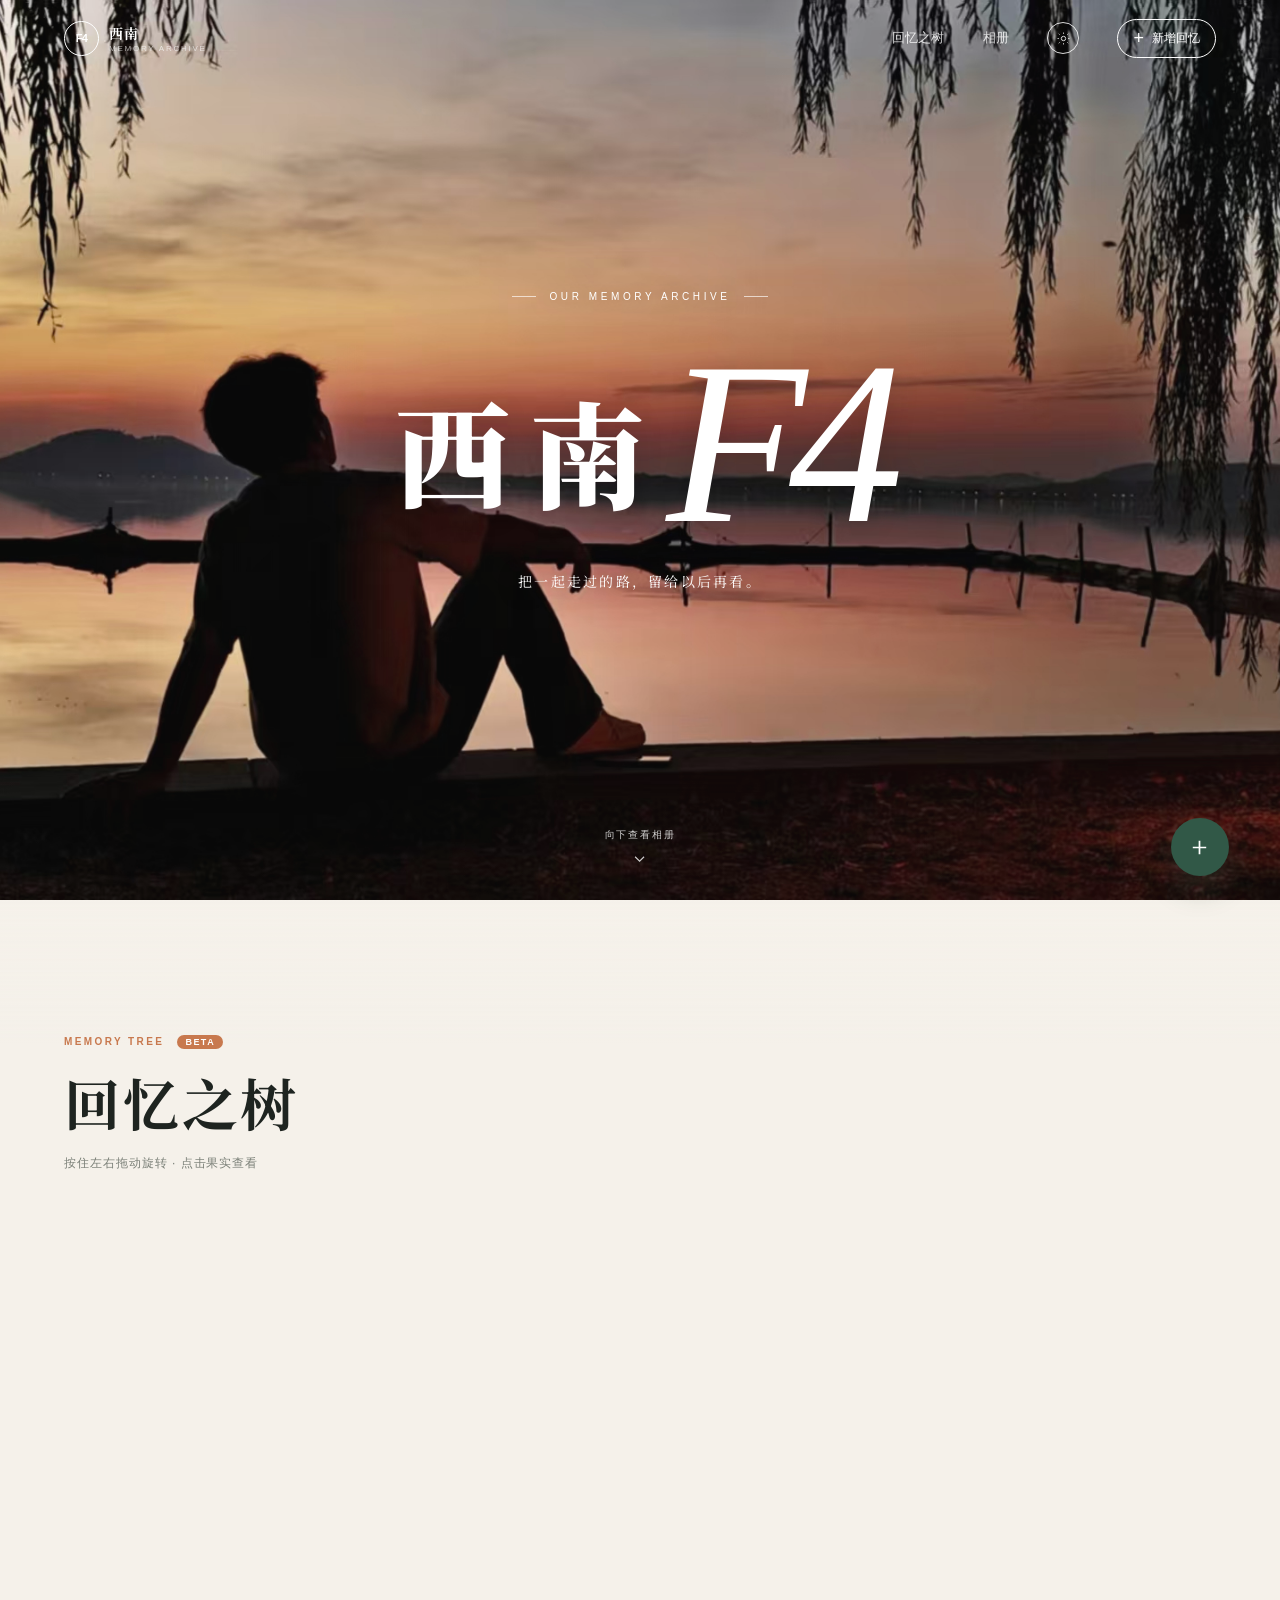
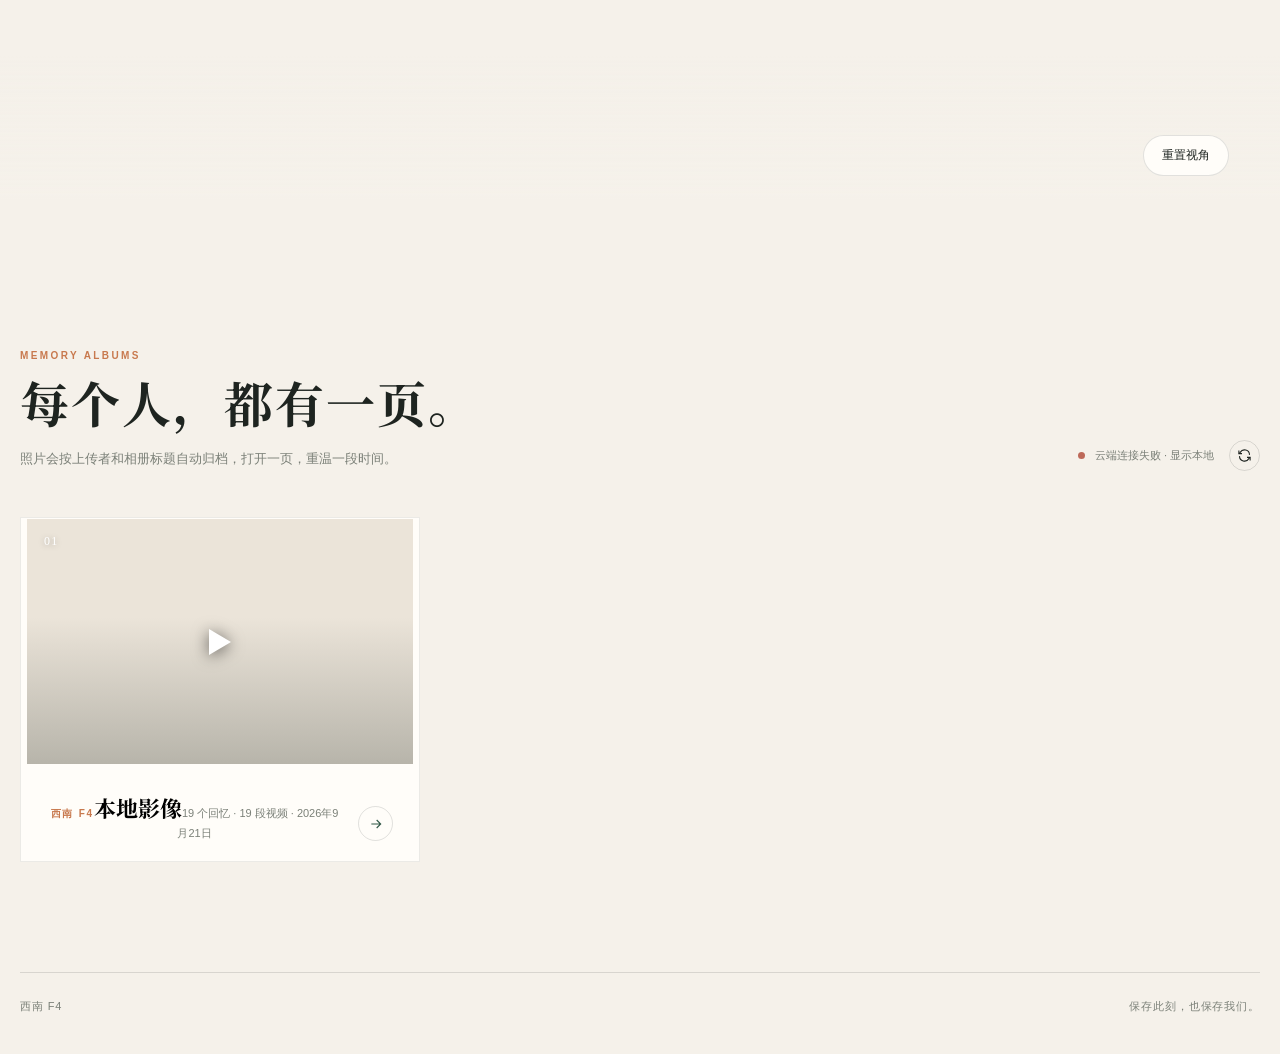
<file: OUR-tree.html>
<!doctype html>
<html lang="zh-CN">
<head>
  <meta charset="UTF-8" />
  <meta name="viewport" content="width=device-width, initial-scale=1, viewport-fit=cover" />
  <meta name="theme-color" content="#f5f1ea" />
  <meta name="description" content="西南F4 · 我们共同保存的照片记忆。" />
  <title>西南F4 · 回忆之树（Beta）</title>
  <link rel="stylesheet" href="assets/css/our-tree.css" />
  <script>document.documentElement.classList.add("js");</script>
</head>
<body>
  <canvas id="particles" class="particle-canvas" aria-hidden="true"></canvas>
  <header class="site-header" id="siteHeader">
    <a class="wordmark" href="#cover" aria-label="返回封面">
      <span class="wordmark-mark">F4</span>
      <span class="wordmark-text">西南<span>MEMORY ARCHIVE</span></span>
    </a>
    <nav class="site-nav" aria-label="页面导航">
      <a href="#treeShowcase">回忆之树</a>
      <a href="#albums">相册</a>
      <button class="theme-toggle" id="themeToggle" type="button" aria-label="切换主题" title="切换主题">
        <svg class="theme-sun" viewBox="0 0 24 24" fill="none" stroke="currentColor" stroke-width="1.6" aria-hidden="true"><circle cx="12" cy="12" r="3.5"/><path d="M12 2.5v2M12 19.5v2M4.4 4.4l1.4 1.4M18.2 18.2l1.4 1.4M2.5 12h2M19.5 12h2M4.4 19.6l1.4-1.4M18.2 5.8l1.4-1.4"/></svg>
        <svg class="theme-moon" viewBox="0 0 24 24" fill="none" stroke="currentColor" stroke-width="1.6" aria-hidden="true"><path d="M19.4 15.6A7.7 7.7 0 0 1 8.4 4.6 8.3 8.3 0 1 0 19.4 15.6Z"/></svg>
      </button>
      <button class="header-upload" id="headerUpload" type="button">
        <span class="header-upload-plus" aria-hidden="true">+</span>
        <span>新增回忆</span>
      </button>
    </nav>
  </header>

  <main>
    <section class="cover" id="cover" aria-labelledby="coverTitle">
      <img class="cover-image" src="assets/img/cover.jpg" alt="湖边晚霞与树影" />
      <div class="cover-content">
        <p class="cover-kicker"><span></span> OUR MEMORY ARCHIVE <span></span></p>
        <h1 id="coverTitle"><span>西南</span><em>F4</em></h1>
        <p class="cover-note">把一起走过的路，留给以后再看。</p>
      </div>
      <a class="scroll-cue" href="#albums" aria-label="向下查看相册">
        <span>向下查看相册</span>
        <svg viewBox="0 0 24 24" fill="none" stroke="currentColor" stroke-width="1.5" aria-hidden="true">
          <path d="M6 9l6 6 6-6" />
        </svg>
      </a>
    </section>

    <section class="tree-section" id="treeShowcase" aria-labelledby="treeTitle">
      <canvas class="tree-canvas" id="treeCanvas" aria-hidden="true"></canvas>
      <canvas class="glow-canvas" id="glowCanvas" aria-hidden="true"></canvas>
      <div class="tree-ui">
        <p class="eyebrow">MEMORY TREE <span class="beta-tag">BETA</span></p>
        <h2 id="treeTitle">回忆之树</h2>
        <p class="tree-hint">按住左右拖动旋转 · 点击果实查看</p>
      </div>
      <button class="tree-reset" id="treeReset" type="button">重置视角</button>
      <div class="tree-status" id="treeStatus" aria-live="polite"></div>
    </section>

    <section class="albums-section" id="albums" aria-labelledby="albumsTitle">
      <div class="section-intro" data-float>
        <div>
          <p class="eyebrow">MEMORY ALBUMS</p>
          <h2 id="albumsTitle">每个人，都有一页。</h2>
          <p class="section-copy">照片会按上传者和相册标题自动归档，打开一页，重温一段时间。</p>
        </div>
        <div class="sync-box" aria-live="polite">
          <span class="sync-dot" id="syncDot"></span>
          <span id="syncStatus">准备连接相册</span>
          <button class="refresh-button" id="refreshButton" type="button" aria-label="刷新相册" title="刷新相册">
            <svg viewBox="0 0 24 24" fill="none" stroke="currentColor" stroke-width="1.7" aria-hidden="true">
              <path d="M20 11a8 8 0 0 0-14.9-4L3 9" />
              <path d="M3 4v5h5" />
              <path d="M4 13a8 8 0 0 0 14.9 4L21 15" />
              <path d="M21 20v-5h-5" />
            </svg>
          </button>
        </div>
      </div>

      <div class="album-grid" id="albumGrid" aria-live="polite"></div>

      <section class="album-detail" id="albumDetail" aria-labelledby="albumDetailTitle" hidden>
        <div class="detail-head">
          <button class="back-button" id="backToAlbums" type="button">
            <svg viewBox="0 0 24 24" fill="none" stroke="currentColor" stroke-width="1.7" aria-hidden="true"><path d="M15 18l-6-6 6-6" /></svg>
            <span>全部相册</span>
          </button>
          <div class="detail-head-right">
            <span class="detail-count" id="albumDetailCount"></span>
            <button class="manage-toggle" id="manageToggle" type="button" aria-label="管理照片" title="管理照片" aria-pressed="false">
              <svg viewBox="0 0 24 24" fill="none" stroke="currentColor" stroke-width="1.7" aria-hidden="true"><rect x="4" y="4" width="16" height="16" rx="2.5"/><path d="M8.5 12.2l2.4 2.4 4.6-5"/></svg>
            </button>
          </div>
        </div>
        <div class="detail-title-row">
          <div>
            <p class="eyebrow" id="albumDetailOwner">MEMORY</p>
            <h2 id="albumDetailTitle">相册</h2>
          </div>
          <p class="detail-date" id="albumDetailDate"></p>
        </div>
        <div class="select-bar" id="selectBar" hidden>
          <span class="select-count" id="selectCount">已选 0 项</span>
          <div class="select-actions">
            <button type="button" data-select="all">全选</button>
            <button type="button" data-select="download" disabled>下载</button>
            <button type="button" data-select="delete" disabled>删除</button>
            <button type="button" data-select="cancel">取消</button>
          </div>
        </div>
        <div class="photo-grid" id="photoGrid" aria-live="polite"></div>
      </section>
    </section>
  </main>

  <footer class="site-footer" data-float>
    <span>西南 F4</span>
    <span>保存此刻，也保存我们。</span>
  </footer>

  <button class="floating-upload" id="floatingUpload" type="button" aria-label="新增相册" title="新增相册">
    <svg viewBox="0 0 24 24" fill="none" stroke="currentColor" stroke-width="1.8" aria-hidden="true"><path d="M12 5v14M5 12h14" /></svg>
  </button>

  <div class="modal" id="uploadModal" aria-hidden="true" role="dialog" aria-modal="true" aria-labelledby="uploadTitle">
    <div class="modal-card">
      <div class="modal-heading">
        <div>
          <p class="eyebrow">ADD A MEMORY</p>
          <h2 id="uploadTitle">创建一页新相册</h2>
          <p>填写名字和相册标题，照片和视频会自动归档到你的相册。</p>
        </div>
        <button class="modal-close" id="closeUpload" type="button" aria-label="关闭上传窗口">
          <svg viewBox="0 0 24 24" fill="none" stroke="currentColor" stroke-width="1.7" aria-hidden="true"><path d="M6 6l12 12M18 6L6 18" /></svg>
        </button>
      </div>

      <form id="uploadForm">
        <div class="form-row">
          <label class="form-field">
            <span>上传者 <b>*</b></span>
            <input id="uploaderName" name="uploader" type="text" maxlength="24" placeholder="比如：小周" autocomplete="name" required />
          </label>
          <label class="form-field">
            <span>相册标题 <b>*</b></span>
            <input id="albumTitle" name="album" type="text" maxlength="32" placeholder="比如：夏天的湖边" required />
          </label>
        </div>
        <label class="form-field password-field">
          <span>上传口令 <small>如果 Worker 未设置口令可留空</small></span>
          <input id="passwordInput" name="password" type="password" autocomplete="off" placeholder="输入共同口令" />
        </label>

        <input id="fileInput" type="file" accept="image/*,video/*" multiple hidden />
        <div class="drop-zone" id="dropZone" tabindex="0" role="button" aria-label="选择照片">
          <div class="drop-icon">
            <svg viewBox="0 0 24 24" fill="none" stroke="currentColor" stroke-width="1.5" aria-hidden="true"><rect x="3" y="4" width="18" height="16" rx="3" /><circle cx="8.5" cy="9" r="1.5" /><path d="m5 17 4.5-4.5 3 3 2-2 4.5 4.5" /></svg>
          </div>
          <strong>点击选择照片或视频，或拖到这里</strong>
          <span>支持 JPG、PNG、WebP 以及 MP4、MOV 等；手机和电脑均可多选</span>
        </div>
        <div class="file-summary" id="fileSummary">还没有选择文件</div>

        <div class="modal-actions">
          <button class="quiet-button" id="cancelUpload" type="button">取消</button>
          <button class="solid-button" id="startUpload" type="submit" disabled>
            <span>开始上传</span>
            <svg viewBox="0 0 24 24" fill="none" stroke="currentColor" stroke-width="1.7" aria-hidden="true"><path d="M5 12h13M13 6l6 6-6 6" /></svg>
          </button>
        </div>
      </form>
    </div>
  </div>

  <div class="lightbox" id="lightbox" aria-hidden="true" role="dialog" aria-modal="true" aria-label="照片预览">
    <button class="lightbox-close" id="lightboxClose" type="button" aria-label="关闭照片预览">
      <svg viewBox="0 0 24 24" fill="none" stroke="currentColor" stroke-width="1.7" aria-hidden="true"><path d="M6 6l12 12M18 6L6 18" /></svg>
    </button>
    <button class="lightbox-nav lightbox-prev" id="lightboxPrev" type="button" aria-label="上一张">
      <svg viewBox="0 0 24 24" fill="none" stroke="currentColor" stroke-width="1.7" aria-hidden="true"><path d="M15 18l-6-6 6-6" /></svg>
    </button>
    <figure class="lightbox-figure">
      <img id="lightboxImage" alt="照片预览" />
      <figcaption id="lightboxCaption"></figcaption>
    </figure>
    <button class="lightbox-nav lightbox-next" id="lightboxNext" type="button" aria-label="下一张">
      <svg viewBox="0 0 24 24" fill="none" stroke="currentColor" stroke-width="1.7" aria-hidden="true"><path d="M9 18l6-6-6-6" /></svg>
    </button>
  </div>

  <div class="toast" id="toast" role="status" aria-live="polite"></div>
  <script src="assets/js/config.js" defer></script>
  <script src="assets/js/local-media.js" defer></script>
  <script src="assets/js/our-tree.js" defer></script>
</body>
</html>
</file>
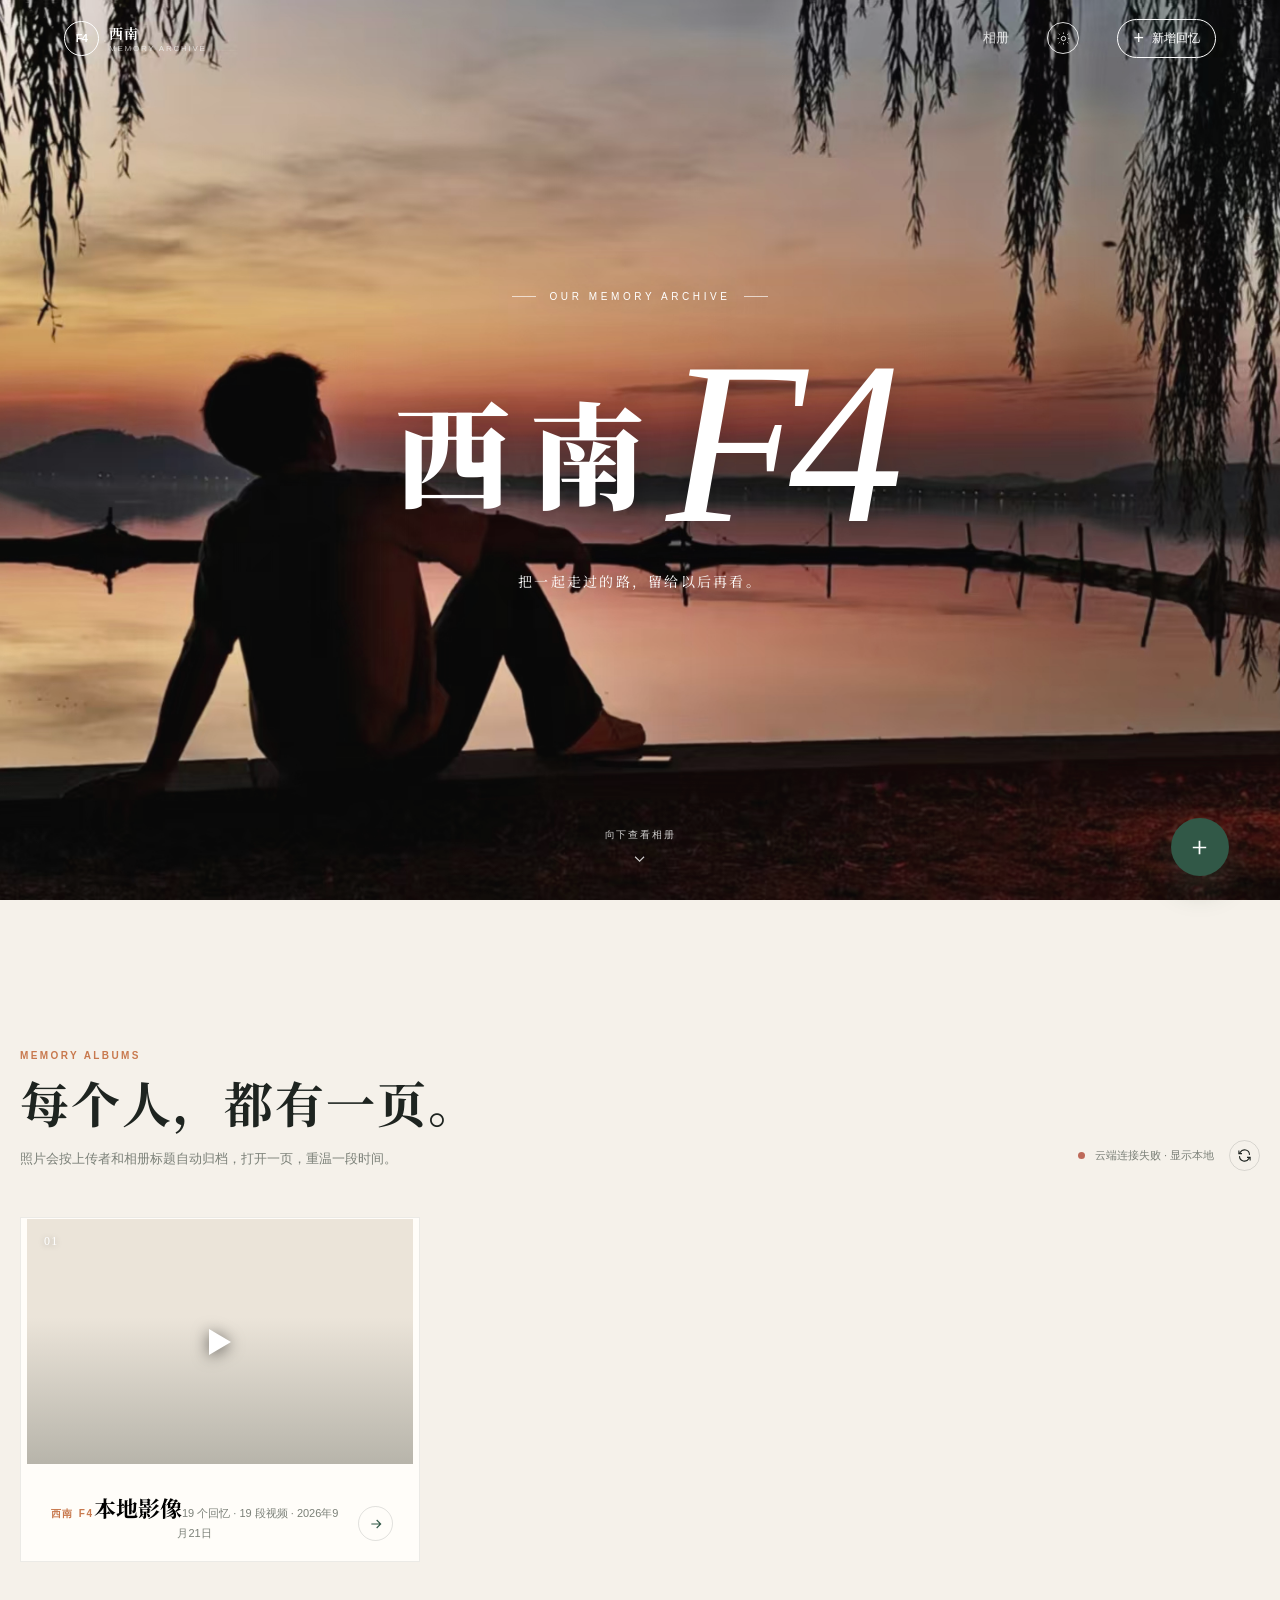
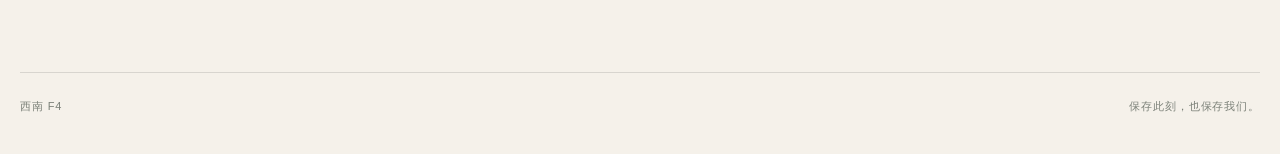
<file: OUR.html>
<!doctype html>
<html lang="zh-CN">
<head>
  <meta charset="UTF-8" />
  <meta name="viewport" content="width=device-width, initial-scale=1, viewport-fit=cover" />
  <meta name="theme-color" content="#f5f1ea" />
  <meta name="description" content="西南F4 · 我们共同保存的照片记忆。" />
  <title>西南F4 · 回忆相册</title>
  <link rel="stylesheet" href="assets/css/our.css" />
  <script>document.documentElement.classList.add("js");</script>
</head>
<body>
  <canvas id="particles" class="particle-canvas" aria-hidden="true"></canvas>
  <header class="site-header" id="siteHeader">
    <a class="wordmark" href="#cover" aria-label="返回封面">
      <span class="wordmark-mark">F4</span>
      <span class="wordmark-text">西南<span>MEMORY ARCHIVE</span></span>
    </a>
    <nav class="site-nav" aria-label="页面导航">
      <a href="#albums">相册</a>
      <button class="theme-toggle" id="themeToggle" type="button" aria-label="切换主题" title="切换主题">
        <svg class="theme-sun" viewBox="0 0 24 24" fill="none" stroke="currentColor" stroke-width="1.6" aria-hidden="true"><circle cx="12" cy="12" r="3.5"/><path d="M12 2.5v2M12 19.5v2M4.4 4.4l1.4 1.4M18.2 18.2l1.4 1.4M2.5 12h2M19.5 12h2M4.4 19.6l1.4-1.4M18.2 5.8l1.4-1.4"/></svg>
        <svg class="theme-moon" viewBox="0 0 24 24" fill="none" stroke="currentColor" stroke-width="1.6" aria-hidden="true"><path d="M19.4 15.6A7.7 7.7 0 0 1 8.4 4.6 8.3 8.3 0 1 0 19.4 15.6Z"/></svg>
      </button>
      <button class="header-upload" id="headerUpload" type="button">
        <span class="header-upload-plus" aria-hidden="true">+</span>
        <span>新增回忆</span>
      </button>
    </nav>
  </header>

  <main>
    <section class="cover" id="cover" aria-labelledby="coverTitle">
      <img class="cover-image" src="assets/img/cover.jpg" alt="湖边晚霞与树影" />
      <div class="cover-content">
        <p class="cover-kicker"><span></span> OUR MEMORY ARCHIVE <span></span></p>
        <h1 id="coverTitle"><span>西南</span><em>F4</em></h1>
        <p class="cover-note">把一起走过的路，留给以后再看。</p>
      </div>
      <a class="scroll-cue" href="#albums" aria-label="向下查看相册">
        <span>向下查看相册</span>
        <svg viewBox="0 0 24 24" fill="none" stroke="currentColor" stroke-width="1.5" aria-hidden="true">
          <path d="M6 9l6 6 6-6" />
        </svg>
      </a>
    </section>

    <section class="albums-section" id="albums" aria-labelledby="albumsTitle">
      <div class="section-intro" data-float>
        <div>
          <p class="eyebrow">MEMORY ALBUMS</p>
          <h2 id="albumsTitle">每个人，都有一页。</h2>
          <p class="section-copy">照片会按上传者和相册标题自动归档，打开一页，重温一段时间。</p>
        </div>
        <div class="sync-box" aria-live="polite">
          <span class="sync-dot" id="syncDot"></span>
          <span id="syncStatus">准备连接相册</span>
          <button class="refresh-button" id="refreshButton" type="button" aria-label="刷新相册" title="刷新相册">
            <svg viewBox="0 0 24 24" fill="none" stroke="currentColor" stroke-width="1.7" aria-hidden="true">
              <path d="M20 11a8 8 0 0 0-14.9-4L3 9" />
              <path d="M3 4v5h5" />
              <path d="M4 13a8 8 0 0 0 14.9 4L21 15" />
              <path d="M21 20v-5h-5" />
            </svg>
          </button>
        </div>
      </div>

      <div class="album-grid" id="albumGrid" aria-live="polite"></div>

      <section class="album-detail" id="albumDetail" aria-labelledby="albumDetailTitle" hidden>
        <div class="detail-head">
          <button class="back-button" id="backToAlbums" type="button">
            <svg viewBox="0 0 24 24" fill="none" stroke="currentColor" stroke-width="1.7" aria-hidden="true"><path d="M15 18l-6-6 6-6" /></svg>
            <span>全部相册</span>
          </button>
          <div class="detail-head-right">
            <span class="detail-count" id="albumDetailCount"></span>
            <button class="manage-toggle" id="manageToggle" type="button" aria-label="管理照片" title="管理照片" aria-pressed="false">
              <svg viewBox="0 0 24 24" fill="none" stroke="currentColor" stroke-width="1.7" aria-hidden="true"><rect x="4" y="4" width="16" height="16" rx="2.5"/><path d="M8.5 12.2l2.4 2.4 4.6-5"/></svg>
            </button>
          </div>
        </div>
        <div class="detail-title-row">
          <div>
            <p class="eyebrow" id="albumDetailOwner">MEMORY</p>
            <h2 id="albumDetailTitle">相册</h2>
          </div>
          <p class="detail-date" id="albumDetailDate"></p>
        </div>
        <div class="select-bar" id="selectBar" hidden>
          <span class="select-count" id="selectCount">已选 0 项</span>
          <div class="select-actions">
            <button type="button" data-select="all">全选</button>
            <button type="button" data-select="download" disabled>下载</button>
            <button type="button" data-select="delete" disabled>删除</button>
            <button type="button" data-select="cancel">取消</button>
          </div>
        </div>
        <div class="photo-grid" id="photoGrid" aria-live="polite"></div>
      </section>
    </section>
  </main>

  <footer class="site-footer" data-float>
    <span>西南 F4</span>
    <span>保存此刻，也保存我们。</span>
  </footer>

  <button class="floating-upload" id="floatingUpload" type="button" aria-label="新增相册" title="新增相册">
    <svg viewBox="0 0 24 24" fill="none" stroke="currentColor" stroke-width="1.8" aria-hidden="true"><path d="M12 5v14M5 12h14" /></svg>
  </button>

  <div class="modal" id="uploadModal" aria-hidden="true" role="dialog" aria-modal="true" aria-labelledby="uploadTitle">
    <div class="modal-card">
      <div class="modal-heading">
        <div>
          <p class="eyebrow">ADD A MEMORY</p>
          <h2 id="uploadTitle">创建一页新相册</h2>
          <p>填写名字和相册标题，照片和视频会自动归档到你的相册。</p>
        </div>
        <button class="modal-close" id="closeUpload" type="button" aria-label="关闭上传窗口">
          <svg viewBox="0 0 24 24" fill="none" stroke="currentColor" stroke-width="1.7" aria-hidden="true"><path d="M6 6l12 12M18 6L6 18" /></svg>
        </button>
      </div>

      <form id="uploadForm">
        <div class="form-row">
          <label class="form-field">
            <span>上传者 <b>*</b></span>
            <input id="uploaderName" name="uploader" type="text" maxlength="24" placeholder="比如：小周" autocomplete="name" required />
          </label>
          <label class="form-field">
            <span>相册标题 <b>*</b></span>
            <input id="albumTitle" name="album" type="text" maxlength="32" placeholder="比如：夏天的湖边" required />
          </label>
        </div>
        <label class="form-field password-field">
          <span>上传口令 <small>如果 Worker 未设置口令可留空</small></span>
          <input id="passwordInput" name="password" type="password" autocomplete="off" placeholder="输入共同口令" />
        </label>

        <input id="fileInput" type="file" accept="image/*,video/*" multiple hidden />
        <div class="drop-zone" id="dropZone" tabindex="0" role="button" aria-label="选择照片">
          <div class="drop-icon">
            <svg viewBox="0 0 24 24" fill="none" stroke="currentColor" stroke-width="1.5" aria-hidden="true"><rect x="3" y="4" width="18" height="16" rx="3" /><circle cx="8.5" cy="9" r="1.5" /><path d="m5 17 4.5-4.5 3 3 2-2 4.5 4.5" /></svg>
          </div>
          <strong>点击选择照片或视频，或拖到这里</strong>
          <span>支持 JPG、PNG、WebP 以及 MP4、MOV 等；手机和电脑均可多选</span>
        </div>
        <div class="file-summary" id="fileSummary">还没有选择文件</div>

        <div class="modal-actions">
          <button class="quiet-button" id="cancelUpload" type="button">取消</button>
          <button class="solid-button" id="startUpload" type="submit" disabled>
            <span>开始上传</span>
            <svg viewBox="0 0 24 24" fill="none" stroke="currentColor" stroke-width="1.7" aria-hidden="true"><path d="M5 12h13M13 6l6 6-6 6" /></svg>
          </button>
        </div>
      </form>
    </div>
  </div>

  <div class="lightbox" id="lightbox" aria-hidden="true" role="dialog" aria-modal="true" aria-label="照片预览">
    <button class="lightbox-close" id="lightboxClose" type="button" aria-label="关闭照片预览">
      <svg viewBox="0 0 24 24" fill="none" stroke="currentColor" stroke-width="1.7" aria-hidden="true"><path d="M6 6l12 12M18 6L6 18" /></svg>
    </button>
    <button class="lightbox-nav lightbox-prev" id="lightboxPrev" type="button" aria-label="上一张">
      <svg viewBox="0 0 24 24" fill="none" stroke="currentColor" stroke-width="1.7" aria-hidden="true"><path d="M15 18l-6-6 6-6" /></svg>
    </button>
    <figure class="lightbox-figure">
      <img id="lightboxImage" alt="照片预览" />
      <figcaption id="lightboxCaption"></figcaption>
    </figure>
    <button class="lightbox-nav lightbox-next" id="lightboxNext" type="button" aria-label="下一张">
      <svg viewBox="0 0 24 24" fill="none" stroke="currentColor" stroke-width="1.7" aria-hidden="true"><path d="M9 18l6-6-6-6" /></svg>
    </button>
  </div>

  <div class="toast" id="toast" role="status" aria-live="polite"></div>
  <script src="assets/js/config.js" defer></script>
  <script src="assets/js/local-media.js" defer></script>
  <script src="assets/js/our.js" defer></script>
</body>
</html>
</file>
<file: assets/css/our-tree.css>
@import url('https://fonts.googleapis.com/css2?family=Noto+Serif+SC:wght@500;600;700;900&display=swap');

:root {
  --paper: #f5f1ea;
  --paper-deep: #ebe4d9;
  --ink: #1e2420;
  --muted: #7b8078;
  --line: rgba(30,36,32,.13);
  --green: #315847;
  --orange: #c8794e;
  --white: #fffdf9;
  --shadow: 0 24px 70px rgba(45, 42, 34, .12);
  --serif: 'Noto Serif SC', 'Songti SC', 'STSong', serif;
  --sans: -apple-system, BlinkMacSystemFont, 'Segoe UI', 'PingFang SC', 'Microsoft YaHei', sans-serif;
  --particle-opacity: .62;
}

:root[data-theme="night"] {
  --paper: #101713;
  --paper-deep: #1b2720;
  --ink: #f2f3ed;
  --muted: #a4ada3;
  --line: rgba(235, 241, 232, .15);
  --green: #99caaa;
  --orange: #e3a780;
  --white: #17211b;
  --shadow: 0 24px 70px rgba(0, 0, 0, .3);
  --particle-opacity: .34;
}

* { box-sizing: border-box; }
html { scroll-behavior: smooth; background: var(--paper); }
body { margin: 0; min-width: 320px; color: var(--ink); background: var(--paper); font-family: var(--sans); -webkit-font-smoothing: antialiased; transition: color .35s, background .35s; }
button, input { font: inherit; }
button, a { -webkit-tap-highlight-color: transparent; }
button { border: 0; cursor: pointer; }
a { color: inherit; text-decoration: none; }
button:focus-visible, input:focus-visible, .drop-zone:focus-visible { outline: 2px solid var(--green); outline-offset: 3px; }
[hidden] { display: none !important; }
.particle-canvas { position: fixed; z-index: 0; inset: 0; width: 100%; height: 100%; pointer-events: none; opacity: var(--particle-opacity); mix-blend-mode: multiply; }
:root[data-theme="night"] .particle-canvas { mix-blend-mode: screen; }
main, .site-footer { position: relative; z-index: 1; }

.site-header { position: fixed; z-index: 20; inset: 0 0 auto; display: flex; align-items: center; justify-content: space-between; height: 76px; padding: 0 clamp(20px, 5vw, 74px); color: #fff; transition: color .25s, background .25s, border-color .25s; }
.site-header.is-scrolled { color: var(--ink); background: rgba(245,241,234,.88); border-bottom: 1px solid var(--line); backdrop-filter: blur(16px); }
.wordmark { display: inline-flex; align-items: center; gap: 10px; font-family: var(--serif); font-weight: 700; letter-spacing: .08em; }
.wordmark-mark { display: grid; place-items: center; width: 35px; height: 35px; border: 1px solid currentColor; border-radius: 50%; font-family: var(--sans); font-size: 11px; letter-spacing: -.05em; }
.wordmark-text { display: grid; gap: 1px; font-size: 14px; }
.wordmark-text span { font-family: var(--sans); font-size: 8px; font-weight: 500; letter-spacing: .22em; opacity: .64; }
.site-nav { display: flex; align-items: center; gap: clamp(18px, 3vw, 40px); font-size: 13px; }
.site-nav > a { opacity: .84; }
.theme-toggle { display: grid; place-items: center; width: 32px; height: 32px; padding: 0; color: inherit; background: transparent; border: 1px solid currentColor; border-radius: 50%; opacity: .84; transition: transform .2s, background .2s, opacity .2s; }
.theme-toggle:hover { opacity: 1; background: rgba(255,255,255,.12); transform: rotate(16deg); }
.theme-toggle svg { width: 15px; height: 15px; }
.theme-toggle .theme-moon { display: none; }
:root[data-theme="night"] .theme-toggle .theme-sun { display: none; }
:root[data-theme="night"] .theme-toggle .theme-moon { display: block; }
.header-upload { display: inline-flex; align-items: center; gap: 8px; padding: 10px 15px; color: inherit; background: transparent; border: 1px solid currentColor; border-radius: 99px; font-size: 12px; transition: background .2s, color .2s; }
.header-upload:hover { color: var(--paper); background: var(--ink); }
.header-upload-plus { font-size: 18px; line-height: .7; font-weight: 300; }

.cover { position: relative; display: grid; place-items: center; height: max(660px, 100svh); min-height: 620px; overflow: hidden; color: #fff; isolation: isolate; }
.cover-image { position: absolute; z-index: -2; inset: 0; width: 100%; height: 100%; object-fit: cover; object-position: center; filter: saturate(.76) contrast(.94); animation: coverDrift 18s ease-out both; }
.cover-content { width: min(80vw, 760px); margin-top: -2vh; text-align: center; text-shadow: 0 2px 20px rgba(0,0,0,.55); }
.cover-kicker { display: flex; align-items: center; justify-content: center; gap: 13px; margin: 0 0 22px; font-size: 10px; letter-spacing: .36em; opacity: .84; }
.cover-kicker span { width: 24px; height: 1px; background: currentColor; opacity: .65; }
.cover h1 { margin: 0; font-family: var(--serif); font-size: clamp(88px, 18vw, 240px); line-height: .85; font-weight: 900; letter-spacing: .04em; text-shadow: 0 6px 30px rgba(0,0,0,.14); }
.cover h1 span { display: inline-block; font-size: .5em; vertical-align: .18em; letter-spacing: .18em; }
.cover h1 em { display: inline-block; font-family: Georgia, serif; font-style: italic; font-weight: 400; letter-spacing: -.08em; }
.cover-note { margin: 30px 0 0; font-family: var(--serif); font-size: 14px; letter-spacing: .16em; opacity: .83; }
.scroll-cue { position: absolute; bottom: 32px; left: 50%; display: grid; justify-items: center; gap: 8px; transform: translateX(-50%); font-size: 10px; letter-spacing: .18em; opacity: .8; }
.scroll-cue svg { width: 18px; height: 18px; animation: nudge 1.8s ease-in-out infinite; }

.albums-section { width: min(1240px, calc(100% - 40px)); margin: 0 auto; padding: clamp(86px, 12vw, 150px) 0 110px; }
.album-detail { transition: opacity .25s, transform .25s; }
.section-intro { display: flex; align-items: end; justify-content: space-between; gap: 36px; margin-bottom: 46px; }
.eyebrow { margin: 0 0 13px; color: var(--orange); font-size: 10px; font-weight: 700; letter-spacing: .24em; }
.section-intro h2, .detail-title-row h2 { margin: 0; font-family: var(--serif); font-size: clamp(31px, 4vw, 49px); line-height: 1.15; font-weight: 700; letter-spacing: .04em; }
.section-copy { max-width: 390px; margin: 17px 0 0; color: var(--muted); font-size: 13px; line-height: 1.8; }
.sync-box { display: flex; align-items: center; gap: 10px; min-width: max-content; color: var(--muted); font-size: 11px; }
.sync-dot { width: 7px; height: 7px; border-radius: 50%; background: #acb2aa; }
.sync-dot.online { background: #639c75; box-shadow: 0 0 0 4px rgba(99,156,117,.13); }
.sync-dot.error { background: #bd6959; }
.refresh-button { display: grid; place-items: center; width: 31px; height: 31px; margin-left: 5px; color: var(--ink); background: transparent; border: 1px solid var(--line); border-radius: 50%; transition: transform .2s, background .2s; }
.refresh-button:hover { background: var(--white); transform: rotate(35deg); }
.refresh-button svg { width: 15px; height: 15px; }

.album-grid { display: grid; grid-template-columns: repeat(3, minmax(0, 1fr)); gap: 20px; }
.album-card { position: relative; display: flex; flex-direction: column; min-height: 345px; overflow: hidden; background: var(--white); border: 1px solid rgba(40,44,37,.09); transition: transform .3s, box-shadow .3s, background .35s; }
.album-card:hover { transform: translateY(-5px); box-shadow: var(--shadow); }
.album-cover { position: relative; height: 245px; overflow: hidden; background: var(--paper-deep); }
.album-cover img, .album-cover video { width: 100%; height: 100%; object-fit: cover; transition: transform .7s; display: block; }
.album-card:hover .album-cover img { transform: scale(1.045); }
.album-cover::after { content: ''; position: absolute; inset: 40% 0 0; background: linear-gradient(transparent, rgba(19,29,22,.24)); pointer-events: none; }
.album-cover.is-video::before { content: ''; position: absolute; z-index: 2; inset: 0; width: 0; height: 0; margin: auto; border-style: solid; border-width: 13px 0 13px 22px; border-color: transparent transparent transparent #fff; filter: drop-shadow(0 2px 8px rgba(0,0,0,.6)); pointer-events: none; }
.album-index { position: absolute; z-index: 1; top: 15px; left: 17px; color: #fff; font: 12px Georgia, serif; letter-spacing: .1em; text-shadow: 0 1px 6px rgba(0,0,0,.3); }
.album-body { display: flex; flex: 1; align-items: end; justify-content: space-between; gap: 16px; padding: 20px 20px 19px; }
.album-owner { margin: 0 0 7px; color: var(--orange); font-size: 10px; font-weight: 700; letter-spacing: .18em; text-transform: uppercase; }
.album-title { margin: 0; font-family: var(--serif); font-size: 22px; font-weight: 700; line-height: 1.3; }
.album-meta { margin: 8px 0 0; color: var(--muted); font-size: 11px; }
.album-arrow { display: grid; flex: 0 0 auto; place-items: center; width: 35px; height: 35px; color: var(--green); border: 1px solid var(--line); border-radius: 50%; transition: background .2s, transform .2s; }
.album-card:hover .album-arrow { background: var(--paper-deep); transform: translateX(3px); }
.album-arrow svg { width: 16px; height: 16px; }
.loading-grid { min-height: 345px; background: linear-gradient(100deg, #eee9e0 20%, #f8f5ee 38%, #eee9e0 55%); background-size: 200% 100%; animation: shimmer 1.3s infinite; }
.empty-state { grid-column: 1 / -1; display: grid; place-items: center; min-height: 320px; padding: 40px; text-align: center; border: 1px dashed var(--line); }
.empty-state strong { display: block; font-family: var(--serif); font-size: 21px; }
.empty-state p { margin: 8px 0 20px; color: var(--muted); font-size: 12px; }
.empty-state button { padding: 11px 17px; color: var(--white); background: var(--green); border-radius: 99px; font-size: 12px; }

.album-detail { animation: fadeIn .4s both; }
.detail-head { display: flex; align-items: center; justify-content: space-between; margin-bottom: 45px; }
.detail-head-right { display: flex; align-items: center; gap: 12px; }
.manage-toggle { display: grid; place-items: center; width: 34px; height: 34px; padding: 0; color: var(--ink); background: transparent; border: 1px solid var(--line); border-radius: 5px; transition: background .2s, color .2s, border-color .2s; }
.manage-toggle:hover { background: var(--white); }
.manage-toggle.is-active { color: #fff; background: var(--green); border-color: var(--green); }
.manage-toggle svg { width: 17px; height: 17px; }

.select-bar { display: flex; align-items: center; justify-content: space-between; flex-wrap: wrap; gap: 14px; margin: 0 0 20px; padding: 10px 14px; background: var(--white); border: 1px solid var(--line); border-radius: 5px; }
.select-count { color: var(--muted); font-size: 12px; }
.select-actions { display: flex; gap: 8px; }
.select-actions button { padding: 7px 13px; color: var(--ink); background: var(--paper); border: 1px solid var(--line); border-radius: 99px; font-size: 12px; transition: background .2s, color .2s, opacity .2s; }
.select-actions button:hover { background: var(--paper-deep); }
.select-actions button:disabled { opacity: .4; cursor: not-allowed; }
.select-actions button[data-select="delete"] { color: #fff; background: var(--orange); border-color: var(--orange); }
.select-actions button[data-select="cancel"] { background: transparent; }
.back-button { display: inline-flex; align-items: center; gap: 6px; padding: 0; color: var(--muted); background: transparent; font-size: 12px; }
.back-button:hover { color: var(--ink); }
.back-button svg { width: 17px; height: 17px; }
.detail-count, .detail-date { color: var(--muted); font-size: 11px; }
.detail-title-row { display: flex; align-items: end; justify-content: space-between; gap: 30px; margin-bottom: 28px; }
.detail-title-row h2 { font-size: clamp(32px, 5vw, 58px); }
.detail-date { margin: 0 0 4px; }
.photo-grid { columns: 4 180px; column-gap: 13px; }
.photo-tile { position: relative; width: 100%; margin: 0 0 13px; padding: 0; overflow: hidden; break-inside: avoid; background: var(--paper-deep); cursor: zoom-in; }
.photo-tile .tile-check { display: none; position: absolute; z-index: 3; top: 8px; left: 8px; width: 22px; height: 22px; border: 2px solid rgba(255,255,255,.92); border-radius: 50%; background: rgba(20,26,22,.35); box-shadow: 0 1px 5px rgba(0,0,0,.4); }
.album-detail.is-managing .photo-tile { cursor: pointer; }
.album-detail.is-managing .photo-tile .tile-check { display: block; }
.photo-tile.is-selected { outline: 3px solid var(--green); outline-offset: -3px; }
.photo-tile.is-selected img, .photo-tile.is-selected video { opacity: .82; }
.photo-tile.is-selected .tile-check { background: var(--green); border-color: #fff; }
.photo-tile.is-selected .tile-check::after { content: "✓"; position: absolute; inset: 0; display: grid; place-items: center; color: #fff; font-size: 13px; font-weight: 700; line-height: 1; }
.photo-tile img { display: block; width: 100%; height: auto; min-height: 135px; object-fit: cover; transition: transform .55s; }
.photo-tile video { display: block; width: 100%; min-height: 135px; object-fit: cover; }
.photo-tile.is-video::after { content: ''; position: absolute; inset: 0; width: 0; height: 0; margin: auto; border-style: solid; border-width: 11px 0 11px 19px; border-color: transparent transparent transparent #fff; filter: drop-shadow(0 2px 7px rgba(0,0,0,.65)); pointer-events: none; }
.photo-tile:hover img { transform: scale(1.035); }

.site-footer { transition: opacity .18s linear, transform .18s linear, border-color .35s; }

.site-footer { display: flex; justify-content: space-between; gap: 20px; width: min(1240px, calc(100% - 40px)); margin: 0 auto; padding: 26px 0 40px; border-top: 1px solid var(--line); color: var(--muted); font-size: 11px; letter-spacing: .08em; }
.floating-upload { position: fixed; z-index: 30; right: clamp(20px, 4vw, 54px); bottom: max(24px, env(safe-area-inset-bottom)); display: grid; place-items: center; width: 58px; height: 58px; color: #fff; background: var(--green); border-radius: 50%; box-shadow: 0 14px 28px rgba(49,88,71,.28); transition: transform .25s, box-shadow .25s, background .35s; }
.floating-upload:hover { transform: translateY(-4px) rotate(90deg); box-shadow: 0 18px 34px rgba(49,88,71,.35); }
.floating-upload svg { width: 23px; height: 23px; }

.modal, .lightbox { position: fixed; z-index: 60; inset: 0; display: grid; place-items: center; padding: 20px; background: rgba(22,29,24,.55); opacity: 0; pointer-events: none; transition: opacity .25s; backdrop-filter: blur(10px); }
.modal.open, .lightbox.open { opacity: 1; pointer-events: auto; }
.modal-card { width: min(590px, 100%); max-height: min(780px, calc(100svh - 32px)); overflow: auto; padding: clamp(23px, 4vw, 38px); background: var(--white); box-shadow: 0 30px 90px rgba(0,0,0,.2); animation: modalIn .35s both; }
.modal-heading { display: flex; justify-content: space-between; gap: 18px; margin-bottom: 27px; }
.modal-heading h2 { margin: 0; font-family: var(--serif); font-size: clamp(25px, 4vw, 34px); }
.modal-heading p:last-child { margin: 9px 0 0; color: var(--muted); font-size: 12px; line-height: 1.6; }
.modal-close, .lightbox-close { display: grid; place-items: center; width: 34px; height: 34px; flex: 0 0 auto; color: var(--muted); background: transparent; border: 1px solid var(--line); border-radius: 50%; }
.modal-close:hover, .lightbox-close:hover { color: var(--ink); background: var(--paper); }
.modal-close svg, .lightbox-close svg { width: 17px; height: 17px; }
.form-row { display: grid; grid-template-columns: 1fr 1fr; gap: 14px; }
.form-field { display: grid; gap: 8px; margin-bottom: 17px; color: #535a53; font-size: 11px; font-weight: 700; }
.form-field b { color: var(--orange); }
.form-field small { color: #9b9e98; font-weight: 400; }
.form-field input { width: 100%; height: 44px; padding: 0 13px; color: var(--ink); background: #fbfaf7; border: 1px solid var(--line); border-radius: 3px; font-size: 13px; }
.form-field input:focus { border-color: var(--green); outline: none; box-shadow: 0 0 0 3px rgba(49,88,71,.1); }
.drop-zone { display: grid; justify-items: center; gap: 8px; min-height: 148px; margin-top: 5px; padding: 26px; text-align: center; background: #fbfaf7; border: 1px dashed #c5c7bf; cursor: pointer; transition: border-color .2s, background .2s; }
.drop-zone:hover, .drop-zone.is-dragging { background: #f1eee7; border-color: var(--green); }
.drop-icon { display: grid; place-items: center; width: 40px; height: 40px; color: var(--green); background: #e5ece5; border-radius: 50%; }
.drop-icon svg { width: 20px; height: 20px; }
.drop-zone strong { font-size: 13px; }
.drop-zone span { color: var(--muted); font-size: 11px; font-weight: 400; }
.file-summary { min-height: 18px; margin-top: 9px; color: var(--muted); font-size: 11px; line-height: 1.6; }
.modal-actions { display: flex; justify-content: end; gap: 10px; margin-top: 21px; }
.quiet-button, .solid-button { display: inline-flex; align-items: center; justify-content: center; gap: 7px; height: 42px; padding: 0 17px; border-radius: 2px; font-size: 12px; font-weight: 700; }
.quiet-button { color: var(--muted); background: #f0ede7; }
.solid-button { color: #fff; background: var(--green); }
.solid-button:disabled { opacity: .42; cursor: not-allowed; }
.solid-button svg { width: 16px; height: 16px; }

.lightbox { z-index: 80; background: rgba(11,15,13,.94); }
.lightbox-figure { display: grid; justify-items: center; max-width: min(90vw, 1100px); max-height: 90svh; margin: 0; }
.lightbox-figure img { display: block; max-width: 100%; max-height: 82svh; object-fit: contain; }
.lightbox-figure video { display: block; max-width: 100%; max-height: 82svh; }
.lightbox-figure figcaption { margin-top: 15px; color: rgba(255,255,255,.62); font-size: 11px; }
.lightbox-close { position: absolute; top: 24px; right: 24px; color: rgba(255,255,255,.72); border-color: rgba(255,255,255,.24); }
.lightbox-nav { position: absolute; top: 50%; display: grid; place-items: center; width: 46px; height: 46px; color: #fff; background: rgba(255,255,255,.1); border: 1px solid rgba(255,255,255,.2); border-radius: 50%; transform: translateY(-50%); }
.lightbox-nav:hover { background: rgba(255,255,255,.2); }
.lightbox-prev { left: 25px; }
.lightbox-next { right: 25px; }
.lightbox-nav svg { width: 21px; height: 21px; }
.toast { position: fixed; z-index: 100; left: 50%; bottom: 29px; max-width: calc(100% - 40px); padding: 11px 16px; color: #fff; background: var(--ink); border-radius: 2px; font-size: 12px; opacity: 0; pointer-events: none; transform: translate(-50%, 12px); transition: opacity .25s, transform .25s; }
.toast.show { opacity: 1; transform: translate(-50%, 0); }

/* ===== 进入主页的浮动效果 ===== */
.js [data-float]:not(.float-done) {
  opacity: 0;
  transform: translateY(30px);
  transition: opacity .8s cubic-bezier(.2,.8,.2,1), transform .8s cubic-bezier(.2,.8,.2,1);
  transition-delay: var(--float-delay, 0ms);
  will-change: opacity, transform;
}
.js [data-float].is-in { opacity: 1; transform: none; }

.cover-kicker, .cover h1, .cover-note { animation: floatUp .95s cubic-bezier(.2,.8,.2,1) both; }
.cover-kicker { animation-delay: .12s; }
.cover h1 { animation-delay: .26s; }
.cover-note { animation-delay: .42s; }
.scroll-cue { animation: floatCue .95s cubic-bezier(.2,.8,.2,1) both; animation-delay: .58s; }

@keyframes floatUp { from { opacity: 0; transform: translateY(34px); } to { opacity: 1; transform: none; } }
@keyframes floatCue { from { opacity: 0; transform: translate(-50%, 26px); } to { opacity: .8; transform: translate(-50%, 0); } }

@keyframes coverDrift { from { transform: scale(1.05); } to { transform: scale(1); } }
@keyframes nudge { 0%, 100% { transform: translateY(0); } 50% { transform: translateY(5px); } }
@keyframes rise { from { opacity: 0; transform: translateY(12px); } to { opacity: 1; transform: none; } }
@keyframes fadeIn { from { opacity: 0; } to { opacity: 1; } }
@keyframes modalIn { from { opacity: 0; transform: translateY(10px) scale(.98); } to { opacity: 1; transform: none; } }
@keyframes shimmer { to { background-position: -200% 0; } }

@media (max-width: 900px) {
  .album-grid { grid-template-columns: repeat(2, minmax(0, 1fr)); }
  .photo-grid { columns: 3 160px; }
}
@media (max-width: 620px) {
  .site-header { height: 62px; padding: 0 16px; }
  .wordmark-text span, .site-nav > a { display: none; }
  .header-upload { padding: 8px 11px; }
  .cover { min-height: 570px; }
  .cover-content { width: 92vw; }
  .cover h1 { font-size: clamp(69px, 24vw, 135px); }
  .cover-kicker { gap: 8px; font-size: 8px; letter-spacing: .24em; }
  .cover-note { margin-top: 22px; font-size: 12px; letter-spacing: .08em; }
  .albums-section { width: min(100% - 28px, 1240px); padding-top: 78px; }
  .section-intro, .detail-title-row { display: block; }
  .sync-box { margin-top: 23px; }
  .album-grid { grid-template-columns: 1fr; gap: 15px; }
  .album-card { min-height: 315px; }
  .album-cover { height: 215px; }
  .photo-grid { columns: 2 130px; column-gap: 8px; }
  .photo-tile { margin-bottom: 8px; }
  .detail-date { margin-top: 9px; }
  .site-footer { width: min(100% - 28px, 1240px); padding-bottom: 30px; font-size: 10px; }
  .floating-upload { width: 53px; height: 53px; right: 16px; }
  .form-row { grid-template-columns: 1fr; gap: 0; }
  .modal { padding: 12px; align-items: end; }
  .modal-card { max-height: calc(100svh - 12px); padding: 23px 18px 20px; }
  .drop-zone { min-height: 133px; padding: 20px 12px; }
  .lightbox-nav { width: 38px; height: 38px; }
  .lightbox-prev { left: 10px; }
  .lightbox-next { right: 10px; }
  .lightbox-close { top: 15px; right: 15px; }
}
/* ===== 回忆之树（Beta） ===== */
.tree-section {
  position: relative;
  height: max(720px, 100svh);
  min-height: 640px;
  overflow: hidden;
  isolation: isolate;
  background: var(--paper);
}
.tree-section::before,
.tree-section::after {
  content: "";
  position: absolute;
  left: 0;
  right: 0;
  height: 16%;
  z-index: 3;
  pointer-events: none;
}
.tree-section::before { top: 0; background: linear-gradient(to bottom, var(--paper), rgba(245, 241, 234, 0)); }
.tree-section::after { bottom: 0; background: linear-gradient(to top, var(--paper), rgba(245, 241, 234, 0)); }
.tree-canvas { position: absolute; z-index: 1; inset: 0; display: block; width: 100%; height: 100%; touch-action: pan-y; cursor: grab; }
.tree-canvas:active { cursor: grabbing; }
.tree-canvas.is-hovering { cursor: pointer; }
.glow-canvas { position: absolute; z-index: 2; inset: 0; display: block; width: 100%; height: 100%; pointer-events: none; }
.tree-ui { position: absolute; z-index: 4; left: clamp(20px, 5vw, 74px); top: clamp(94px, 15vh, 150px); max-width: min(82vw, 520px); pointer-events: none; }
.tree-ui h2 { margin: 0; font-family: var(--serif); font-size: clamp(30px, 4.6vw, 56px); font-weight: 700; letter-spacing: .05em; }
.tree-hint { margin: 13px 0 0; color: var(--muted); font-size: 12px; letter-spacing: .08em; }
.beta-tag { display: inline-block; margin-left: 8px; padding: 2px 8px; color: #fff; background: var(--orange); border-radius: 99px; font-size: 9px; font-weight: 700; letter-spacing: .16em; vertical-align: middle; }
.tree-reset { position: absolute; z-index: 5; right: clamp(20px, 4vw, 54px); bottom: max(24px, env(safe-area-inset-bottom)); padding: 11px 18px; color: var(--ink); background: var(--white); border: 1px solid var(--line); border-radius: 99px; font-size: 12px; transition: transform .2s, background .2s; }
.tree-reset:hover { transform: translateY(-2px); background: var(--paper-deep); }
.tree-status { position: absolute; z-index: 5; left: 50%; top: 50%; transform: translate(-50%, -50%); color: var(--muted); font-size: 13px; letter-spacing: .1em; text-align: center; pointer-events: none; }

@media (prefers-reduced-motion: reduce) {
  *, *::before, *::after { scroll-behavior: auto !important; animation-duration: .01ms !important; transition-duration: .01ms !important; }
  .js [data-float]:not(.float-done) { opacity: 1; transform: none; }
}
</file>
<file: assets/css/our.css>
@import url('https://fonts.googleapis.com/css2?family=Noto+Serif+SC:wght@500;600;700;900&display=swap');

:root {
  --paper: #f5f1ea;
  --paper-deep: #ebe4d9;
  --ink: #1e2420;
  --muted: #7b8078;
  --line: rgba(30,36,32,.13);
  --green: #315847;
  --orange: #c8794e;
  --white: #fffdf9;
  --shadow: 0 24px 70px rgba(45, 42, 34, .12);
  --serif: 'Noto Serif SC', 'Songti SC', 'STSong', serif;
  --sans: -apple-system, BlinkMacSystemFont, 'Segoe UI', 'PingFang SC', 'Microsoft YaHei', sans-serif;
  --particle-opacity: .62;
}

:root[data-theme="night"] {
  --paper: #101713;
  --paper-deep: #1b2720;
  --ink: #f2f3ed;
  --muted: #a4ada3;
  --line: rgba(235, 241, 232, .15);
  --green: #99caaa;
  --orange: #e3a780;
  --white: #17211b;
  --shadow: 0 24px 70px rgba(0, 0, 0, .3);
  --particle-opacity: .34;
}

* { box-sizing: border-box; }
html { scroll-behavior: smooth; background: var(--paper); }
body { margin: 0; min-width: 320px; color: var(--ink); background: var(--paper); font-family: var(--sans); -webkit-font-smoothing: antialiased; transition: color .35s, background .35s; }
button, input { font: inherit; }
button, a { -webkit-tap-highlight-color: transparent; }
button { border: 0; cursor: pointer; }
a { color: inherit; text-decoration: none; }
button:focus-visible, input:focus-visible, .drop-zone:focus-visible { outline: 2px solid var(--green); outline-offset: 3px; }
[hidden] { display: none !important; }
.particle-canvas { position: fixed; z-index: 0; inset: 0; width: 100%; height: 100%; pointer-events: none; opacity: var(--particle-opacity); mix-blend-mode: multiply; }
:root[data-theme="night"] .particle-canvas { mix-blend-mode: screen; }
main, .site-footer { position: relative; z-index: 1; }

.site-header { position: fixed; z-index: 20; inset: 0 0 auto; display: flex; align-items: center; justify-content: space-between; height: 76px; padding: 0 clamp(20px, 5vw, 74px); color: #fff; transition: color .25s, background .25s, border-color .25s; }
.site-header.is-scrolled { color: var(--ink); background: rgba(245,241,234,.88); border-bottom: 1px solid var(--line); backdrop-filter: blur(16px); }
.wordmark { display: inline-flex; align-items: center; gap: 10px; font-family: var(--serif); font-weight: 700; letter-spacing: .08em; }
.wordmark-mark { display: grid; place-items: center; width: 35px; height: 35px; border: 1px solid currentColor; border-radius: 50%; font-family: var(--sans); font-size: 11px; letter-spacing: -.05em; }
.wordmark-text { display: grid; gap: 1px; font-size: 14px; }
.wordmark-text span { font-family: var(--sans); font-size: 8px; font-weight: 500; letter-spacing: .22em; opacity: .64; }
.site-nav { display: flex; align-items: center; gap: clamp(18px, 3vw, 40px); font-size: 13px; }
.site-nav > a { opacity: .84; }
.theme-toggle { display: grid; place-items: center; width: 32px; height: 32px; padding: 0; color: inherit; background: transparent; border: 1px solid currentColor; border-radius: 50%; opacity: .84; transition: transform .2s, background .2s, opacity .2s; }
.theme-toggle:hover { opacity: 1; background: rgba(255,255,255,.12); transform: rotate(16deg); }
.theme-toggle svg { width: 15px; height: 15px; }
.theme-toggle .theme-moon { display: none; }
:root[data-theme="night"] .theme-toggle .theme-sun { display: none; }
:root[data-theme="night"] .theme-toggle .theme-moon { display: block; }
.header-upload { display: inline-flex; align-items: center; gap: 8px; padding: 10px 15px; color: inherit; background: transparent; border: 1px solid currentColor; border-radius: 99px; font-size: 12px; transition: background .2s, color .2s; }
.header-upload:hover { color: var(--paper); background: var(--ink); }
.header-upload-plus { font-size: 18px; line-height: .7; font-weight: 300; }

.cover { position: relative; display: grid; place-items: center; height: max(660px, 100svh); min-height: 620px; overflow: hidden; color: #fff; isolation: isolate; }
.cover-image { position: absolute; z-index: -2; inset: 0; width: 100%; height: 100%; object-fit: cover; object-position: center; filter: saturate(.76) contrast(.94); animation: coverDrift 18s ease-out both; }
.cover-content { width: min(80vw, 760px); margin-top: -2vh; text-align: center; text-shadow: 0 2px 20px rgba(0,0,0,.55); }
.cover-kicker { display: flex; align-items: center; justify-content: center; gap: 13px; margin: 0 0 22px; font-size: 10px; letter-spacing: .36em; opacity: .84; }
.cover-kicker span { width: 24px; height: 1px; background: currentColor; opacity: .65; }
.cover h1 { margin: 0; font-family: var(--serif); font-size: clamp(88px, 18vw, 240px); line-height: .85; font-weight: 900; letter-spacing: .04em; text-shadow: 0 6px 30px rgba(0,0,0,.14); }
.cover h1 span { display: inline-block; font-size: .5em; vertical-align: .18em; letter-spacing: .18em; }
.cover h1 em { display: inline-block; font-family: Georgia, serif; font-style: italic; font-weight: 400; letter-spacing: -.08em; }
.cover-note { margin: 30px 0 0; font-family: var(--serif); font-size: 14px; letter-spacing: .16em; opacity: .83; }
.scroll-cue { position: absolute; bottom: 32px; left: 50%; display: grid; justify-items: center; gap: 8px; transform: translateX(-50%); font-size: 10px; letter-spacing: .18em; opacity: .8; }
.scroll-cue svg { width: 18px; height: 18px; animation: nudge 1.8s ease-in-out infinite; }

.albums-section { width: min(1240px, calc(100% - 40px)); margin: 0 auto; padding: clamp(86px, 12vw, 150px) 0 110px; }
.album-detail { transition: opacity .25s, transform .25s; }
.section-intro { display: flex; align-items: end; justify-content: space-between; gap: 36px; margin-bottom: 46px; }
.eyebrow { margin: 0 0 13px; color: var(--orange); font-size: 10px; font-weight: 700; letter-spacing: .24em; }
.section-intro h2, .detail-title-row h2 { margin: 0; font-family: var(--serif); font-size: clamp(31px, 4vw, 49px); line-height: 1.15; font-weight: 700; letter-spacing: .04em; }
.section-copy { max-width: 390px; margin: 17px 0 0; color: var(--muted); font-size: 13px; line-height: 1.8; }
.sync-box { display: flex; align-items: center; gap: 10px; min-width: max-content; color: var(--muted); font-size: 11px; }
.sync-dot { width: 7px; height: 7px; border-radius: 50%; background: #acb2aa; }
.sync-dot.online { background: #639c75; box-shadow: 0 0 0 4px rgba(99,156,117,.13); }
.sync-dot.error { background: #bd6959; }
.refresh-button { display: grid; place-items: center; width: 31px; height: 31px; margin-left: 5px; color: var(--ink); background: transparent; border: 1px solid var(--line); border-radius: 50%; transition: transform .2s, background .2s; }
.refresh-button:hover { background: var(--white); transform: rotate(35deg); }
.refresh-button svg { width: 15px; height: 15px; }

.album-grid { display: grid; grid-template-columns: repeat(3, minmax(0, 1fr)); gap: 20px; }
.album-card { position: relative; display: flex; flex-direction: column; min-height: 345px; overflow: hidden; background: var(--white); border: 1px solid rgba(40,44,37,.09); transition: transform .3s, box-shadow .3s, background .35s; }
.album-card:hover { transform: translateY(-5px); box-shadow: var(--shadow); }
.album-cover { position: relative; height: 245px; overflow: hidden; background: var(--paper-deep); }
.album-cover img, .album-cover video { width: 100%; height: 100%; object-fit: cover; transition: transform .7s; display: block; }
.album-card:hover .album-cover img { transform: scale(1.045); }
.album-cover::after { content: ''; position: absolute; inset: 40% 0 0; background: linear-gradient(transparent, rgba(19,29,22,.24)); pointer-events: none; }
.album-cover.is-video::before { content: ''; position: absolute; z-index: 2; inset: 0; width: 0; height: 0; margin: auto; border-style: solid; border-width: 13px 0 13px 22px; border-color: transparent transparent transparent #fff; filter: drop-shadow(0 2px 8px rgba(0,0,0,.6)); pointer-events: none; }
.album-index { position: absolute; z-index: 1; top: 15px; left: 17px; color: #fff; font: 12px Georgia, serif; letter-spacing: .1em; text-shadow: 0 1px 6px rgba(0,0,0,.3); }
.album-body { display: flex; flex: 1; align-items: end; justify-content: space-between; gap: 16px; padding: 20px 20px 19px; }
.album-owner { margin: 0 0 7px; color: var(--orange); font-size: 10px; font-weight: 700; letter-spacing: .18em; text-transform: uppercase; }
.album-title { margin: 0; font-family: var(--serif); font-size: 22px; font-weight: 700; line-height: 1.3; }
.album-meta { margin: 8px 0 0; color: var(--muted); font-size: 11px; }
.album-arrow { display: grid; flex: 0 0 auto; place-items: center; width: 35px; height: 35px; color: var(--green); border: 1px solid var(--line); border-radius: 50%; transition: background .2s, transform .2s; }
.album-card:hover .album-arrow { background: var(--paper-deep); transform: translateX(3px); }
.album-arrow svg { width: 16px; height: 16px; }
.loading-grid { min-height: 345px; background: linear-gradient(100deg, #eee9e0 20%, #f8f5ee 38%, #eee9e0 55%); background-size: 200% 100%; animation: shimmer 1.3s infinite; }
.empty-state { grid-column: 1 / -1; display: grid; place-items: center; min-height: 320px; padding: 40px; text-align: center; border: 1px dashed var(--line); }
.empty-state strong { display: block; font-family: var(--serif); font-size: 21px; }
.empty-state p { margin: 8px 0 20px; color: var(--muted); font-size: 12px; }
.empty-state button { padding: 11px 17px; color: var(--white); background: var(--green); border-radius: 99px; font-size: 12px; }

.album-detail { animation: fadeIn .4s both; }
.detail-head { display: flex; align-items: center; justify-content: space-between; margin-bottom: 45px; }
.detail-head-right { display: flex; align-items: center; gap: 12px; }
.manage-toggle { display: grid; place-items: center; width: 34px; height: 34px; padding: 0; color: var(--ink); background: transparent; border: 1px solid var(--line); border-radius: 5px; transition: background .2s, color .2s, border-color .2s; }
.manage-toggle:hover { background: var(--white); }
.manage-toggle.is-active { color: #fff; background: var(--green); border-color: var(--green); }
.manage-toggle svg { width: 17px; height: 17px; }

.select-bar { display: flex; align-items: center; justify-content: space-between; flex-wrap: wrap; gap: 14px; margin: 0 0 20px; padding: 10px 14px; background: var(--white); border: 1px solid var(--line); border-radius: 5px; }
.select-count { color: var(--muted); font-size: 12px; }
.select-actions { display: flex; gap: 8px; }
.select-actions button { padding: 7px 13px; color: var(--ink); background: var(--paper); border: 1px solid var(--line); border-radius: 99px; font-size: 12px; transition: background .2s, color .2s, opacity .2s; }
.select-actions button:hover { background: var(--paper-deep); }
.select-actions button:disabled { opacity: .4; cursor: not-allowed; }
.select-actions button[data-select="delete"] { color: #fff; background: var(--orange); border-color: var(--orange); }
.select-actions button[data-select="cancel"] { background: transparent; }
.back-button { display: inline-flex; align-items: center; gap: 6px; padding: 0; color: var(--muted); background: transparent; font-size: 12px; }
.back-button:hover { color: var(--ink); }
.back-button svg { width: 17px; height: 17px; }
.detail-count, .detail-date { color: var(--muted); font-size: 11px; }
.detail-title-row { display: flex; align-items: end; justify-content: space-between; gap: 30px; margin-bottom: 28px; }
.detail-title-row h2 { font-size: clamp(32px, 5vw, 58px); }
.detail-date { margin: 0 0 4px; }
.photo-grid { columns: 4 180px; column-gap: 13px; }
.photo-tile { position: relative; width: 100%; margin: 0 0 13px; padding: 0; overflow: hidden; break-inside: avoid; background: var(--paper-deep); cursor: zoom-in; }
.photo-tile .tile-check { display: none; position: absolute; z-index: 3; top: 8px; left: 8px; width: 22px; height: 22px; border: 2px solid rgba(255,255,255,.92); border-radius: 50%; background: rgba(20,26,22,.35); box-shadow: 0 1px 5px rgba(0,0,0,.4); }
.album-detail.is-managing .photo-tile { cursor: pointer; }
.album-detail.is-managing .photo-tile .tile-check { display: block; }
.photo-tile.is-selected { outline: 3px solid var(--green); outline-offset: -3px; }
.photo-tile.is-selected img, .photo-tile.is-selected video { opacity: .82; }
.photo-tile.is-selected .tile-check { background: var(--green); border-color: #fff; }
.photo-tile.is-selected .tile-check::after { content: "✓"; position: absolute; inset: 0; display: grid; place-items: center; color: #fff; font-size: 13px; font-weight: 700; line-height: 1; }
.photo-tile img { display: block; width: 100%; height: auto; min-height: 135px; object-fit: cover; transition: transform .55s; }
.photo-tile video { display: block; width: 100%; min-height: 135px; object-fit: cover; }
.photo-tile.is-video::after { content: ''; position: absolute; inset: 0; width: 0; height: 0; margin: auto; border-style: solid; border-width: 11px 0 11px 19px; border-color: transparent transparent transparent #fff; filter: drop-shadow(0 2px 7px rgba(0,0,0,.65)); pointer-events: none; }
.photo-tile:hover img { transform: scale(1.035); }

.site-footer { transition: opacity .18s linear, transform .18s linear, border-color .35s; }

.site-footer { display: flex; justify-content: space-between; gap: 20px; width: min(1240px, calc(100% - 40px)); margin: 0 auto; padding: 26px 0 40px; border-top: 1px solid var(--line); color: var(--muted); font-size: 11px; letter-spacing: .08em; }
.floating-upload { position: fixed; z-index: 30; right: clamp(20px, 4vw, 54px); bottom: max(24px, env(safe-area-inset-bottom)); display: grid; place-items: center; width: 58px; height: 58px; color: #fff; background: var(--green); border-radius: 50%; box-shadow: 0 14px 28px rgba(49,88,71,.28); transition: transform .25s, box-shadow .25s, background .35s; }
.floating-upload:hover { transform: translateY(-4px) rotate(90deg); box-shadow: 0 18px 34px rgba(49,88,71,.35); }
.floating-upload svg { width: 23px; height: 23px; }

.modal, .lightbox { position: fixed; z-index: 60; inset: 0; display: grid; place-items: center; padding: 20px; background: rgba(22,29,24,.55); opacity: 0; pointer-events: none; transition: opacity .25s; backdrop-filter: blur(10px); }
.modal.open, .lightbox.open { opacity: 1; pointer-events: auto; }
.modal-card { width: min(590px, 100%); max-height: min(780px, calc(100svh - 32px)); overflow: auto; padding: clamp(23px, 4vw, 38px); background: var(--white); box-shadow: 0 30px 90px rgba(0,0,0,.2); animation: modalIn .35s both; }
.modal-heading { display: flex; justify-content: space-between; gap: 18px; margin-bottom: 27px; }
.modal-heading h2 { margin: 0; font-family: var(--serif); font-size: clamp(25px, 4vw, 34px); }
.modal-heading p:last-child { margin: 9px 0 0; color: var(--muted); font-size: 12px; line-height: 1.6; }
.modal-close, .lightbox-close { display: grid; place-items: center; width: 34px; height: 34px; flex: 0 0 auto; color: var(--muted); background: transparent; border: 1px solid var(--line); border-radius: 50%; }
.modal-close:hover, .lightbox-close:hover { color: var(--ink); background: var(--paper); }
.modal-close svg, .lightbox-close svg { width: 17px; height: 17px; }
.form-row { display: grid; grid-template-columns: 1fr 1fr; gap: 14px; }
.form-field { display: grid; gap: 8px; margin-bottom: 17px; color: #535a53; font-size: 11px; font-weight: 700; }
.form-field b { color: var(--orange); }
.form-field small { color: #9b9e98; font-weight: 400; }
.form-field input { width: 100%; height: 44px; padding: 0 13px; color: var(--ink); background: #fbfaf7; border: 1px solid var(--line); border-radius: 3px; font-size: 13px; }
.form-field input:focus { border-color: var(--green); outline: none; box-shadow: 0 0 0 3px rgba(49,88,71,.1); }
.drop-zone { display: grid; justify-items: center; gap: 8px; min-height: 148px; margin-top: 5px; padding: 26px; text-align: center; background: #fbfaf7; border: 1px dashed #c5c7bf; cursor: pointer; transition: border-color .2s, background .2s; }
.drop-zone:hover, .drop-zone.is-dragging { background: #f1eee7; border-color: var(--green); }
.drop-icon { display: grid; place-items: center; width: 40px; height: 40px; color: var(--green); background: #e5ece5; border-radius: 50%; }
.drop-icon svg { width: 20px; height: 20px; }
.drop-zone strong { font-size: 13px; }
.drop-zone span { color: var(--muted); font-size: 11px; font-weight: 400; }
.file-summary { min-height: 18px; margin-top: 9px; color: var(--muted); font-size: 11px; line-height: 1.6; }
.modal-actions { display: flex; justify-content: end; gap: 10px; margin-top: 21px; }
.quiet-button, .solid-button { display: inline-flex; align-items: center; justify-content: center; gap: 7px; height: 42px; padding: 0 17px; border-radius: 2px; font-size: 12px; font-weight: 700; }
.quiet-button { color: var(--muted); background: #f0ede7; }
.solid-button { color: #fff; background: var(--green); }
.solid-button:disabled { opacity: .42; cursor: not-allowed; }
.solid-button svg { width: 16px; height: 16px; }

.lightbox { z-index: 80; background: rgba(11,15,13,.94); }
.lightbox-figure { display: grid; justify-items: center; max-width: min(90vw, 1100px); max-height: 90svh; margin: 0; }
.lightbox-figure img { display: block; max-width: 100%; max-height: 82svh; object-fit: contain; }
.lightbox-figure video { display: block; max-width: 100%; max-height: 82svh; }
.lightbox-figure figcaption { margin-top: 15px; color: rgba(255,255,255,.62); font-size: 11px; }
.lightbox-close { position: absolute; top: 24px; right: 24px; color: rgba(255,255,255,.72); border-color: rgba(255,255,255,.24); }
.lightbox-nav { position: absolute; top: 50%; display: grid; place-items: center; width: 46px; height: 46px; color: #fff; background: rgba(255,255,255,.1); border: 1px solid rgba(255,255,255,.2); border-radius: 50%; transform: translateY(-50%); }
.lightbox-nav:hover { background: rgba(255,255,255,.2); }
.lightbox-prev { left: 25px; }
.lightbox-next { right: 25px; }
.lightbox-nav svg { width: 21px; height: 21px; }
.toast { position: fixed; z-index: 100; left: 50%; bottom: 29px; max-width: calc(100% - 40px); padding: 11px 16px; color: #fff; background: var(--ink); border-radius: 2px; font-size: 12px; opacity: 0; pointer-events: none; transform: translate(-50%, 12px); transition: opacity .25s, transform .25s; }
.toast.show { opacity: 1; transform: translate(-50%, 0); }

/* ===== 进入主页的浮动效果 ===== */
.js [data-float]:not(.float-done) {
  opacity: 0;
  transform: translateY(30px);
  transition: opacity .8s cubic-bezier(.2,.8,.2,1), transform .8s cubic-bezier(.2,.8,.2,1);
  transition-delay: var(--float-delay, 0ms);
  will-change: opacity, transform;
}
.js [data-float].is-in { opacity: 1; transform: none; }

.cover-kicker, .cover h1, .cover-note { animation: floatUp .95s cubic-bezier(.2,.8,.2,1) both; }
.cover-kicker { animation-delay: .12s; }
.cover h1 { animation-delay: .26s; }
.cover-note { animation-delay: .42s; }
.scroll-cue { animation: floatCue .95s cubic-bezier(.2,.8,.2,1) both; animation-delay: .58s; }

@keyframes floatUp { from { opacity: 0; transform: translateY(34px); } to { opacity: 1; transform: none; } }
@keyframes floatCue { from { opacity: 0; transform: translate(-50%, 26px); } to { opacity: .8; transform: translate(-50%, 0); } }

@keyframes coverDrift { from { transform: scale(1.05); } to { transform: scale(1); } }
@keyframes nudge { 0%, 100% { transform: translateY(0); } 50% { transform: translateY(5px); } }
@keyframes rise { from { opacity: 0; transform: translateY(12px); } to { opacity: 1; transform: none; } }
@keyframes fadeIn { from { opacity: 0; } to { opacity: 1; } }
@keyframes modalIn { from { opacity: 0; transform: translateY(10px) scale(.98); } to { opacity: 1; transform: none; } }
@keyframes shimmer { to { background-position: -200% 0; } }

@media (max-width: 900px) {
  .album-grid { grid-template-columns: repeat(2, minmax(0, 1fr)); }
  .photo-grid { columns: 3 160px; }
}
@media (max-width: 620px) {
  .site-header { height: 62px; padding: 0 16px; }
  .wordmark-text span, .site-nav > a { display: none; }
  .header-upload { padding: 8px 11px; }
  .cover { min-height: 570px; }
  .cover-content { width: 92vw; }
  .cover h1 { font-size: clamp(69px, 24vw, 135px); }
  .cover-kicker { gap: 8px; font-size: 8px; letter-spacing: .24em; }
  .cover-note { margin-top: 22px; font-size: 12px; letter-spacing: .08em; }
  .albums-section { width: min(100% - 28px, 1240px); padding-top: 78px; }
  .section-intro, .detail-title-row { display: block; }
  .sync-box { margin-top: 23px; }
  .album-grid { grid-template-columns: 1fr; gap: 15px; }
  .album-card { min-height: 315px; }
  .album-cover { height: 215px; }
  .photo-grid { columns: 2 130px; column-gap: 8px; }
  .photo-tile { margin-bottom: 8px; }
  .detail-date { margin-top: 9px; }
  .site-footer { width: min(100% - 28px, 1240px); padding-bottom: 30px; font-size: 10px; }
  .floating-upload { width: 53px; height: 53px; right: 16px; }
  .form-row { grid-template-columns: 1fr; gap: 0; }
  .modal { padding: 12px; align-items: end; }
  .modal-card { max-height: calc(100svh - 12px); padding: 23px 18px 20px; }
  .drop-zone { min-height: 133px; padding: 20px 12px; }
  .lightbox-nav { width: 38px; height: 38px; }
  .lightbox-prev { left: 10px; }
  .lightbox-next { right: 10px; }
  .lightbox-close { top: 15px; right: 15px; }
}
@media (prefers-reduced-motion: reduce) {
  *, *::before, *::after { scroll-behavior: auto !important; animation-duration: .01ms !important; transition-duration: .01ms !important; }
  .js [data-float]:not(.float-done) { opacity: 1; transform: none; }
}
</file>
